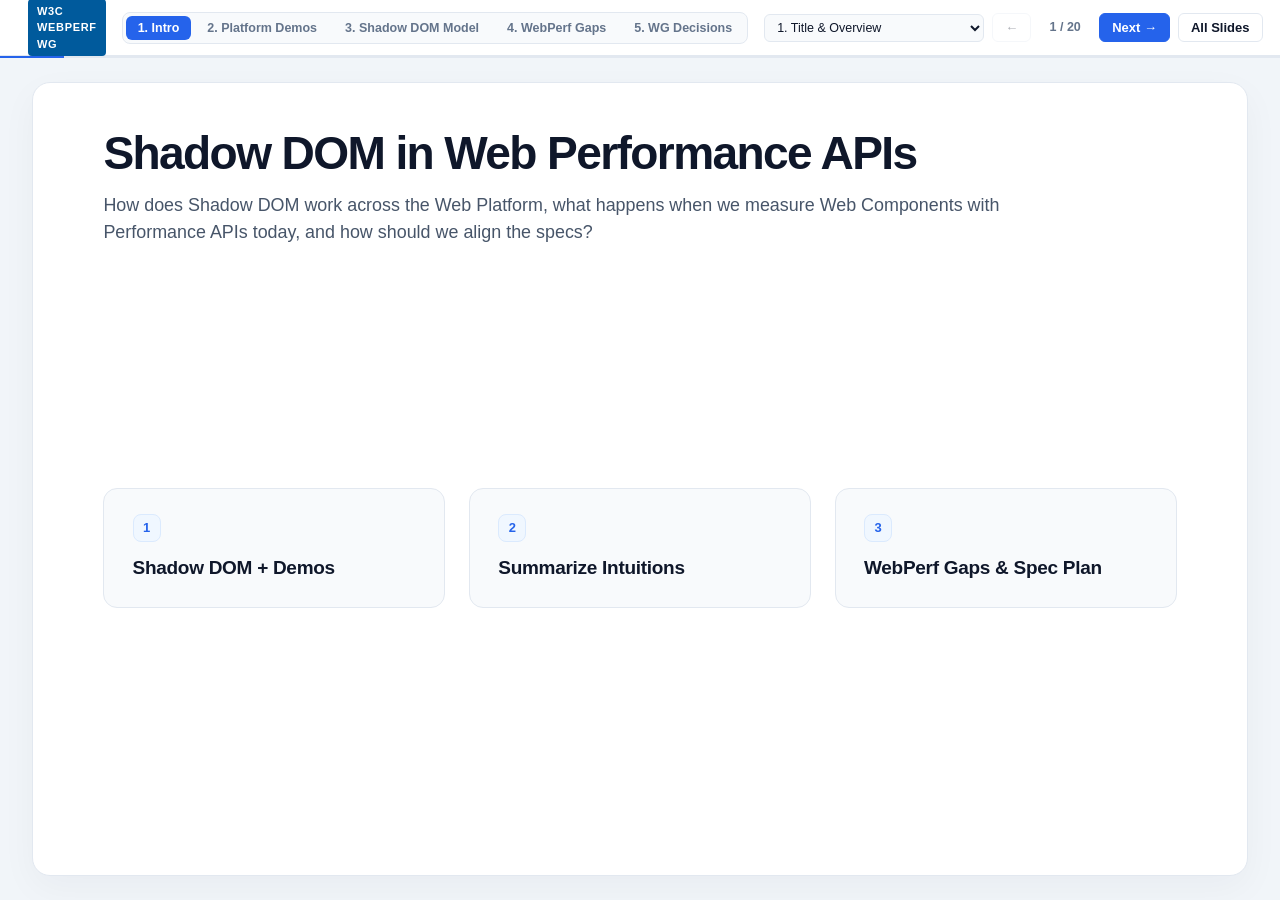
<file: index.html>
<!DOCTYPE html>
<html lang="en">
<head>
  <meta charset="utf-8">
  <meta name="viewport" content="width=device-width, initial-scale=1">
  <title>Shadow DOM in Web Performance APIs — W3C WebPerf WG</title>
  <meta name="description" content="W3C Web Performance Working Group presentation: Shadow DOM concepts, core Web Platform observability demos, and aligning Web Performance specifications.">
  <link rel="stylesheet" href="styles.css">
</head>
<body>
  <header class="deck-header">
    <div class="brand-group">
      <span class="w3c-tag">W3C WebPerf WG</span>
    </div>

    <nav class="story-stepper" aria-label="Presentation sections">
      <button class="step-pill active" type="button" data-part="0" onclick="jumpToPart('0')">1. Intro</button>
      <button class="step-pill" type="button" data-part="1" onclick="jumpToPart('1')">2. Platform Demos</button>
      <button class="step-pill" type="button" data-part="2" onclick="jumpToPart('2')">3. Shadow DOM Model</button>
      <button class="step-pill" type="button" data-part="3" onclick="jumpToPart('3')">4. WebPerf Gaps</button>
      <button class="step-pill" type="button" data-part="4" onclick="jumpToPart('4')">5. WG Decisions</button>
    </nav>

    <div class="deck-controls">
      <select id="slide-jump-select" class="slide-select" aria-label="Jump to slide">
        <optgroup label="1. Intro">
          <option value="0">1. Title &amp; Overview</option>
        </optgroup>
        <optgroup label="2. Platform Demos (No Perf APIs)">
          <option value="1">2. Concept: What Is Shadow DOM? (querySelector)</option>
          <option value="2">3. Diagram: The DOM "Tree of Trees"</option>
          <option value="3">4. ▶ Live Demo 1: querySelectorAll() Guard</option>
          <option value="4">5. Concept: DOM Events &amp; Retargeting</option>
          <option value="5">6. ▶ Live Demo 2: DOM Events &amp; Retargeting</option>
          <option value="6">7. Concept: Subresource Load, onload &amp; Hit-Testing</option>
          <option value="7">8. ▶ Live Demo 3: Subresource Load &amp; window.onload</option>
        </optgroup>
        <optgroup label="3. Shadow DOM Model">
          <option value="8">9. Diagram: DOM Tree vs. Flattened Tree</option>
          <option value="9">10. Summary: What Shadow DOM Encapsulates—And Why</option>
          <option value="10">11. Summary: open vs. closed vs. UA</option>
        </optgroup>
        <optgroup label="4. WebPerf Gaps">
          <option value="11">12. What Breaks Today in WebPerf?</option>
          <option value="12">13. Two Audiences for Web Components</option>
          <option value="13">14. Current WebPerf Spec Scorecard</option>
        </optgroup>
        <optgroup label="5. WG Decisions">
          <option value="14">15. Default: Component User View</option>
          <option value="15">16. Opt-In: Component Author View</option>
          <option value="16">17. 4 Decisions for WebPerf WG</option>
        </optgroup>
        <optgroup label="6. Appendix">
          <option value="17">18. Appendix: Event Timing vs. CLS</option>
          <option value="18">19. Appendix: The LCP #152 Bug</option>
          <option value="19">20. Appendix: Engine &amp; WPT Plan</option>
        </optgroup>
      </select>

      <button id="prev-slide-btn" class="nav-btn" type="button">←</button>
      <span id="slide-counter-label" class="slide-counter">1 / 20</span>
      <button id="next-slide-btn" class="nav-btn primary" type="button">Next →</button>
      <button id="toggle-mode-btn" class="nav-btn" type="button">All Slides</button>
    </div>
  </header>

  <div class="progress-bar-track">
    <div id="progress-bar-fill" class="progress-bar-fill"></div>
  </div>

  <main class="deck-main">

    <!-- =========================================================
         PART 1: INTRO
         ========================================================= -->

    <!-- SLIDE 1: Title & Overview -->
    <section class="slide active" data-slide-index="0" data-part="0">
      <div class="slide-body">
        <h1>Shadow DOM in Web Performance APIs</h1>
        <p class="slide-lead">
          How does Shadow DOM work across the Web Platform, what happens when we measure Web Components with Performance APIs today, and how should we align the specs?
        </p>

        <div class="grid-3">
          <div class="card">
            <span class="card-num">1</span>
            <h3>Shadow DOM + Demos</h3>
          </div>

          <div class="card">
            <span class="card-num">2</span>
            <h3>Summarize Intuitions</h3>
          </div>

          <div class="card">
            <span class="card-num">3</span>
            <h3>WebPerf Gaps &amp; Spec Plan</h3>
          </div>
        </div>
      </div>
    </section>

    <!-- =========================================================
         PART 2: WEB PLATFORM PROOF (NO PERFORMANCE APIS)
         ========================================================= -->

    <!-- SLIDE 2: Platform Demo 1 Concept (What Is Shadow DOM? & querySelector Guard) -->
    <section class="slide" data-slide-index="1" data-part="1">
      <div class="slide-body">
        <h2>What Is Shadow DOM?</h2>
        <p class="slide-lead">
          A private DOM subtree attached to a <strong>Shadow Host</strong> so page styles and scripts don't collide with component internals.
        </p>

        <div class="grid-3">
          <div class="card">
            <span class="card-num">1</span>
            <h3>Hosts Live in Light DOM</h3>
            <p>
              Every custom element <strong>Host</strong> is in the outer <code>document</code> (regardless of <code>open</code> or <code>closed</code> mode).
            </p>
            <div class="formula-pill">document.querySelectorAll('...-card')</div>
          </div>

          <div class="card">
            <span class="card-num">2</span>
            <h3>Queries Stop at Boundary</h3>
            <p>
              <code>document.querySelectorAll()</code> does not reach inside Shadow Roots by default.
            </p>
            <div class="formula-pill">document.querySelectorAll('button')</div>
          </div>

          <div class="card">
            <span class="card-num">3</span>
            <h3>Reaching In: <code>open</code> Only</h3>
            <p>
              <code>host.shadowRoot</code> reaches inside <code>open</code> roots, while returning <code>null</code> for <code>closed</code>.
            </p>
            <div class="formula-pill">host.shadowRoot?.querySelectorAll(...)</div>
          </div>
        </div>
      </div>
    </section>

    <!-- SLIDE 3: Diagram (DOM "Tree of Trees" Only) -->
    <section class="slide" data-slide-index="2" data-part="1">
      <div class="slide-body">
        <h2>The DOM "Tree of Trees" (<a href="https://developer.mozilla.org/en-US/docs/Web/API/Web_components/Using_shadow_DOM" target="_blank">MDN</a>)</h2>
        <p class="slide-lead">
          To DOM traversal APIs (<code>querySelector</code>, <code>getElementById</code>, <code>parentNode</code>), the <strong>Shadow Tree</strong> is a separate DOM tree separated from the <strong>Document Tree</strong> by the <strong>Shadow Boundary</strong>:
        </p>

        <div class="card" style="padding: 18px 22px; display: flex; justify-content: center; overflow-x: auto;">
          <svg viewBox="0 0 485 390" style="width: 100%; max-width: 560px; max-height: 52vh; height: auto; display: block; font-family: 'Inter', -apple-system, BlinkMacSystemFont, sans-serif;" role="img" aria-label="Diagram of the DOM Tree of Trees separated by the Shadow Boundary">
            <defs>
              <marker id="arrow-indigo-initial" viewBox="0 0 10 10" refX="8" refY="5" markerWidth="6" markerHeight="6" orient="auto-start-reverse">
                <path d="M 0 1 L 8 5 L 0 9 z" fill="#4f46e5"/>
              </marker>
            </defs>

            <rect x="10" y="10" width="465" height="370" rx="14" fill="#f8fafc" stroke="#cbd5e1" stroke-width="1.5"/>
            <text x="28" y="36" font-size="13" font-weight="800" fill="#0f172a" letter-spacing="0.03em">DOM REALM — "TREE OF TREES"</text>
            <text x="28" y="54" font-size="11.5" fill="#64748b">DOM traversal (querySelector, parentNode) stops at the Shadow Boundary</text>

            <!-- Document Tree sub-box -->
            <rect x="24" y="68" width="200" height="258" rx="10" fill="#ffffff" stroke="#cbd5e1" stroke-width="1.25"/>
            <text x="36" y="88" font-size="11" font-weight="700" fill="#475569">Document Tree</text>

            <!-- Edges in Document Tree -->
            <line x1="124" y1="128" x2="76" y2="176" stroke="#94a3b8" stroke-width="2"/>
            <line x1="124" y1="128" x2="172" y2="176" stroke="#94a3b8" stroke-width="2"/>
            <line x1="76" y1="208" x2="76" y2="254" stroke="#94a3b8" stroke-width="2"/>

            <!-- document node -->
            <rect x="78" y="98" width="92" height="32" rx="16" fill="#1e40af" stroke="#1e3a8a" stroke-width="1.5"/>
            <text x="124" y="118" text-anchor="middle" font-size="12" font-weight="700" fill="#ffffff">document</text>

            <!-- light DOM child 1 -->
            <rect x="36" y="176" width="80" height="32" rx="16" fill="#d1fae5" stroke="#10b981" stroke-width="1.5"/>
            <text x="76" y="196" text-anchor="middle" font-size="11.5" font-weight="700" fill="#065f46">&lt;header&gt;</text>

            <!-- light DOM grandchild -->
            <rect x="36" y="254" width="80" height="32" rx="16" fill="#d1fae5" stroke="#10b981" stroke-width="1.5"/>
            <text x="76" y="274" text-anchor="middle" font-size="11.5" font-weight="700" fill="#065f46">&lt;h1&gt;</text>

            <!-- shadow host node -->
            <rect x="128" y="172" width="88" height="40" rx="20" fill="#10b981" stroke="#047857" stroke-width="2"/>
            <text x="172" y="189" text-anchor="middle" font-size="11" font-weight="800" fill="#ffffff">shadow</text>
            <text x="172" y="203" text-anchor="middle" font-size="11" font-weight="800" fill="#ffffff">host</text>

            <!-- SHADOW BOUNDARY (Vertical Dashed Line) -->
            <line x1="242" y1="68" x2="242" y2="326" stroke="#4f46e5" stroke-width="2" stroke-dasharray="5,5"/>
            <rect x="193" y="302" width="98" height="20" rx="5" fill="#eef2ff" stroke="#c7d2fe" stroke-width="1"/>
            <text x="242" y="315" text-anchor="middle" font-size="10" font-weight="800" fill="#4338ca">Shadow Boundary</text>

            <!-- Shadow Tree sub-box -->
            <rect x="260" y="112" width="200" height="214" rx="10" fill="#f5f3ff" stroke="#c4b5fd" stroke-width="1.25"/>
            <text x="272" y="132" font-size="11" font-weight="700" fill="#5b21b6">Shadow Tree</text>

            <!-- Host -> Shadow Root capability pointer -->
            <path d="M 216 192 L 308 168" fill="none" stroke="#4f46e5" stroke-width="2" stroke-dasharray="4,3" marker-end="url(#arrow-indigo-initial)"/>

            <!-- Edges in Shadow Tree -->
            <line x1="360" y1="180" x2="314" y2="222" stroke="#a78bfa" stroke-width="2"/>
            <line x1="360" y1="180" x2="406" y2="222" stroke="#a78bfa" stroke-width="2"/>
            <line x1="406" y1="254" x2="406" y2="282" stroke="#a78bfa" stroke-width="2"/>

            <!-- shadow root node -->
            <rect x="310" y="144" width="100" height="36" rx="18" fill="#4338ca" stroke="#312e81" stroke-width="1.5"/>
            <text x="360" y="160" text-anchor="middle" font-size="11" font-weight="700" fill="#ffffff">shadow</text>
            <text x="360" y="173" text-anchor="middle" font-size="11" font-weight="700" fill="#ffffff">root</text>

            <!-- shadow child 1 -->
            <rect x="274" y="222" width="80" height="32" rx="16" fill="#fce7f3" stroke="#ec4899" stroke-width="1.5"/>
            <text x="314" y="242" text-anchor="middle" font-size="11" font-weight="700" fill="#9d174d">&lt;div.card&gt;</text>

            <!-- shadow child 2 -->
            <rect x="366" y="222" width="80" height="32" rx="16" fill="#fce7f3" stroke="#ec4899" stroke-width="1.5"/>
            <text x="406" y="242" text-anchor="middle" font-size="11" font-weight="700" fill="#9d174d">&lt;p&gt;</text>

            <!-- shadow grandchild -->
            <rect x="366" y="280" width="80" height="32" rx="16" fill="#fce7f3" stroke="#ec4899" stroke-width="1.5"/>
            <text x="406" y="300" text-anchor="middle" font-size="11" font-weight="700" fill="#9d174d">&lt;img&gt;</text>

            <!-- Bottom caption pill Left -->
            <rect x="24" y="338" width="436" height="28" rx="6" fill="#f1f5f9" stroke="#cbd5e1" stroke-width="1"/>
            <text x="242" y="356" text-anchor="middle" font-size="11" font-weight="600" fill="#334155" font-family="'JetBrains Mono', monospace">shadowRoot.parentNode === null · doc.querySelector('img') === null</text>
          </svg>
        </div>
      </div>
    </section>

    <!-- SLIDE 4: Inline Live Demo 1 (querySelector Guard) -->
    <section class="slide" data-slide-index="2" data-part="1">
      <div class="slide-body">
        <div class="demo-slide-header">
          <div>
            <h2>Live Demo: Shadow DOM &amp; <code>querySelectorAll()</code></h2>
          </div>
          <div class="demo-slide-actions">
            <button class="nav-btn" type="button" onclick="reloadDemoFrame(this)">↻ Reload Demo</button>
            <a class="nav-btn" href="demos/demo-0-queryselector.html" target="_blank">Open in New Tab ↗</a>
          </div>
        </div>
        <div class="demo-embed-wrap">
          <iframe class="demo-embed-frame" data-src="demos/demo-0-queryselector.html" title="Demo 1: Shadow DOM and querySelectorAll"></iframe>
        </div>
      </div>
    </section>

    <!-- SLIDE 4: Platform Demo 2 Concept (DOM Events & Retargeting) -->
    <section class="slide" data-slide-index="3" data-part="1">
      <div class="slide-body">
        <h2>DOM Events Bubble Out—and Retarget to the Shadow Host</h2>
        <p class="slide-lead">
          When a user clicks inside an <code>open</code> or <code>closed</code> Shadow Root, the outer page receives the event—with <code>event.target</code> rewritten via <a href="https://dom.spec.whatwg.org/#retarget" target="_blank">WHATWG DOM <code>retarget()</code></a>:
        </p>

        <div class="grid-3">
          <div class="card">
            <span class="card-num">1</span>
            <h3>Composed Clicks Exit</h3>
            <p>
              UI events (<code>click</code>, <code>pointerdown</code>, <code>keydown</code>) have <code>composed: true</code> and bubble out to <code>window</code> across both <code>open</code> and <code>closed</code> shadow roots.
            </p>
            <div class="formula-pill">window.addEventListener('click') fires</div>
          </div>

          <div class="card">
            <span class="card-num">2</span>
            <h3><code>event.target</code> Retargets</h3>
            <p>
              An inner click on <code>&lt;button#save-btn&gt;</code> is automatically rewritten at the shadow boundary to the outermost light-DOM <strong>Shadow Host</strong>.
            </p>
            <div class="formula-pill">event.target → &lt;closed-demo-card&gt;</div>
          </div>

          <div class="card">
            <span class="card-num">3</span>
            <h3><code>composedPath()[0]</code> Checks Mode</h3>
            <p>
              <code>event.composedPath()[0]</code> pierces <code>open</code> shadow roots (<code>&lt;button#save-btn&gt;</code>), while stopping at the host for <code>closed</code> shadow roots.
            </p>
            <div class="formula-pill">open: inner button · closed: host</div>
          </div>
        </div>
      </div>
    </section>

    <!-- SLIDE 5: Inline Live Demo 2 (DOM Events & Retargeting) -->
    <section class="slide" data-slide-index="4" data-part="1">
      <div class="slide-body">
        <div class="demo-slide-header">
          <div>
            <h2>Live Demo: DOM Events, <code>event.target</code> &amp; <code>composedPath()</code></h2>
          </div>
          <div class="demo-slide-actions">
            <button class="nav-btn" type="button" onclick="reloadDemoFrame(this)">↻ Reload Demo</button>
            <a class="nav-btn" href="demos/demo-1-events.html?mode=platform" target="_blank">Open in New Tab ↗</a>
          </div>
        </div>
        <div class="demo-embed-wrap">
          <iframe class="demo-embed-frame" data-src="demos/demo-1-events.html?mode=platform" title="Demo 2: DOM Events and Retargeting"></iframe>
        </div>
      </div>
    </section>

    <!-- SLIDE 6: Platform Demo 3 Concept (Subresource Load, window.onload & elementFromPoint) -->
    <section class="slide" data-slide-index="5" data-part="1">
      <div class="slide-body">
        <h2>Slow Subresources Inside Shadow DOM Delay <code>window.onload</code></h2>
        <p class="slide-lead">
          Even when an <code>&lt;img&gt;</code> is encapsulated inside an <code>open</code> or <code>closed</code> Shadow Root, its network loading and rendered geometry participate in the outer document:
        </p>

        <div class="grid-3">
          <div class="card">
            <span class="card-num">1</span>
            <h3><code>DOMContentLoaded</code> Fires Early</h3>
            <p>
              The outer HTML parser finishes immediately (`~15ms`), while slow-loading <code>&lt;img&gt;</code> elements inside the <code>open</code> and <code>closed</code> Shadow Roots continue fetching.
            </p>
            <div class="formula-pill">document.readyState === "interactive"</div>
          </div>

          <div class="card">
            <span class="card-num">2</span>
            <h3>Delays Outer <code>window.onload</code></h3>
            <p>
              Per <a href="https://html.spec.whatwg.org/multipage/images.html#delay-the-load-event" target="_blank">WHATWG HTML</a>, both <code>open</code> (`1.2s`) and <code>closed</code> (`2.4s`) shadow images delay the outer document's <code>window.onload</code> until the slowest one completes.
            </p>
            <div class="formula-pill">window.onload waits for closed shadow &lt;img&gt;</div>
          </div>

          <div class="card">
            <span class="card-num">3</span>
            <h3><code>elementFromPoint(x, y)</code> Retargets</h3>
            <p>
              Hit-testing the screen coordinates of the rendered shadow <code>&lt;img&gt;</code> via <code>document.elementFromPoint(x, y)</code> returns the <strong>Shadow Host</strong>—never the inner <code>&lt;img&gt;</code>!
            </p>
            <div class="formula-pill">elementFromPoint(x, y) → &lt;closed-load-card&gt;</div>
          </div>
        </div>
      </div>
    </section>

    <!-- SLIDE 7: Inline Live Demo 3 (Subresource Load & window.onload) -->
    <section class="slide" data-slide-index="6" data-part="1">
      <div class="slide-body">
        <div class="demo-slide-header">
          <div>
            <h2>Live Demo: Slow Shadow DOM Subresources &amp; <code>window.onload</code></h2>
          </div>
          <div class="demo-slide-actions">
            <button class="nav-btn" type="button" onclick="reloadDemoFrame(this)">↻ Replay Load</button>
            <a class="nav-btn" href="demos/demo-4-paint-visibility.html?mode=platform" target="_blank">Open in New Tab ↗</a>
          </div>
        </div>
        <div class="demo-embed-wrap">
          <iframe class="demo-embed-frame" data-src="demos/demo-4-paint-visibility.html?mode=platform" data-reload-on-enter="true" title="Demo 3: Subresource Load and window.onload"></iframe>
        </div>
      </div>
    </section>

    <!-- =========================================================
         PART 3: SHADOW DOM MODEL
         ========================================================= -->

    <!-- SLIDE 6: Visual Architecture Diagram (Modern MDN shadowdom.svg) -->
    <section class="slide" data-slide-index="5" data-part="2">
      <div class="slide-body">
        <h2>The "Tree of Trees" vs. The "Flattened Tree"</h2>
        <p class="slide-lead">
          DOM APIs see separate trees divided by the <strong>Shadow Boundary</strong>, while layout, paint, and input operate on the unified <strong>Flattened Tree</strong> (<a href="https://developer.mozilla.org/en-US/docs/Web/API/Web_components/Using_shadow_DOM" target="_blank">MDN</a> · <a href="https://drafts.csswg.org/css-scoping/#flat-tree" target="_blank">CSS Scoping §3.1</a>).
        </p>

        <div class="card" style="padding: 18px 22px; overflow-x: auto;">
          <svg viewBox="0 0 980 390" style="width: 100%; min-width: 680px; max-height: 52vh; height: auto; display: block; font-family: 'Inter', -apple-system, BlinkMacSystemFont, sans-serif;" role="img" aria-label="Diagram comparing the DOM Tree of Trees on the left with the Flattened Tree for rendering on the right">
            <defs>
              <marker id="arrow-slate" viewBox="0 0 10 10" refX="8" refY="5" markerWidth="6" markerHeight="6" orient="auto-start-reverse">
                <path d="M 0 1 L 8 5 L 0 9 z" fill="#64748b"/>
              </marker>
              <marker id="arrow-indigo" viewBox="0 0 10 10" refX="8" refY="5" markerWidth="6" markerHeight="6" orient="auto-start-reverse">
                <path d="M 0 1 L 8 5 L 0 9 z" fill="#4f46e5"/>
              </marker>
              <marker id="arrow-emerald" viewBox="0 0 10 10" refX="8" refY="5" markerWidth="6" markerHeight="6" orient="auto-start-reverse">
                <path d="M 0 1 L 8 5 L 0 9 z" fill="#059669"/>
              </marker>
            </defs>

            <!-- =====================================================
                 LEFT SIDE: DOM REALM ("TREE OF TREES")
                 ===================================================== -->
            <rect x="10" y="10" width="465" height="370" rx="14" fill="#f8fafc" stroke="#cbd5e1" stroke-width="1.5"/>
            <text x="28" y="36" font-size="13" font-weight="800" fill="#0f172a" letter-spacing="0.03em">1. DOM REALM — "TREE OF TREES"</text>
            <text x="28" y="54" font-size="11.5" fill="#64748b">DOM traversal (querySelector, parentNode) stops at the Shadow Boundary</text>

            <!-- Document Tree sub-box -->
            <rect x="24" y="68" width="200" height="258" rx="10" fill="#ffffff" stroke="#cbd5e1" stroke-width="1.25"/>
            <text x="36" y="88" font-size="11" font-weight="700" fill="#475569">Document Tree</text>

            <!-- Edges in Document Tree -->
            <line x1="124" y1="128" x2="76" y2="176" stroke="#94a3b8" stroke-width="2"/>
            <line x1="124" y1="128" x2="172" y2="176" stroke="#94a3b8" stroke-width="2"/>
            <line x1="76" y1="208" x2="76" y2="254" stroke="#94a3b8" stroke-width="2"/>

            <!-- document node -->
            <rect x="78" y="98" width="92" height="32" rx="16" fill="#1e40af" stroke="#1e3a8a" stroke-width="1.5"/>
            <text x="124" y="118" text-anchor="middle" font-size="12" font-weight="700" fill="#ffffff">document</text>

            <!-- light DOM child 1 -->
            <rect x="36" y="176" width="80" height="32" rx="16" fill="#d1fae5" stroke="#10b981" stroke-width="1.5"/>
            <text x="76" y="196" text-anchor="middle" font-size="11.5" font-weight="700" fill="#065f46">&lt;header&gt;</text>

            <!-- light DOM grandchild -->
            <rect x="36" y="254" width="80" height="32" rx="16" fill="#d1fae5" stroke="#10b981" stroke-width="1.5"/>
            <text x="76" y="274" text-anchor="middle" font-size="11.5" font-weight="700" fill="#065f46">&lt;h1&gt;</text>

            <!-- shadow host node -->
            <rect x="128" y="172" width="88" height="40" rx="20" fill="#10b981" stroke="#047857" stroke-width="2"/>
            <text x="172" y="189" text-anchor="middle" font-size="11" font-weight="800" fill="#ffffff">shadow</text>
            <text x="172" y="203" text-anchor="middle" font-size="11" font-weight="800" fill="#ffffff">host</text>

            <!-- SHADOW BOUNDARY (Vertical Dashed Line) -->
            <line x1="242" y1="68" x2="242" y2="326" stroke="#4f46e5" stroke-width="2" stroke-dasharray="5,5"/>
            <rect x="193" y="302" width="98" height="20" rx="5" fill="#eef2ff" stroke="#c7d2fe" stroke-width="1"/>
            <text x="242" y="315" text-anchor="middle" font-size="10" font-weight="800" fill="#4338ca">Shadow Boundary</text>

            <!-- Shadow Tree sub-box -->
            <rect x="260" y="112" width="200" height="214" rx="10" fill="#f5f3ff" stroke="#c4b5fd" stroke-width="1.25"/>
            <text x="272" y="132" font-size="11" font-weight="700" fill="#5b21b6">Shadow Tree</text>

            <!-- Host -> Shadow Root capability pointer -->
            <path d="M 216 192 L 308 168" fill="none" stroke="#4f46e5" stroke-width="2" stroke-dasharray="4,3" marker-end="url(#arrow-indigo)"/>

            <!-- Edges in Shadow Tree -->
            <line x1="360" y1="180" x2="314" y2="222" stroke="#a78bfa" stroke-width="2"/>
            <line x1="360" y1="180" x2="406" y2="222" stroke="#a78bfa" stroke-width="2"/>
            <line x1="406" y1="254" x2="406" y2="282" stroke="#a78bfa" stroke-width="2"/>

            <!-- shadow root node -->
            <rect x="310" y="144" width="100" height="36" rx="18" fill="#4338ca" stroke="#312e81" stroke-width="1.5"/>
            <text x="360" y="160" text-anchor="middle" font-size="11" font-weight="700" fill="#ffffff">shadow</text>
            <text x="360" y="173" text-anchor="middle" font-size="11" font-weight="700" fill="#ffffff">root</text>

            <!-- shadow child 1 -->
            <rect x="274" y="222" width="80" height="32" rx="16" fill="#fce7f3" stroke="#ec4899" stroke-width="1.5"/>
            <text x="314" y="242" text-anchor="middle" font-size="11" font-weight="700" fill="#9d174d">&lt;div.card&gt;</text>

            <!-- shadow child 2 -->
            <rect x="366" y="222" width="80" height="32" rx="16" fill="#fce7f3" stroke="#ec4899" stroke-width="1.5"/>
            <text x="406" y="242" text-anchor="middle" font-size="11" font-weight="700" fill="#9d174d">&lt;p&gt;</text>

            <!-- shadow grandchild -->
            <rect x="366" y="280" width="80" height="32" rx="16" fill="#fce7f3" stroke="#ec4899" stroke-width="1.5"/>
            <text x="406" y="300" text-anchor="middle" font-size="11" font-weight="700" fill="#9d174d">&lt;img&gt;</text>

            <!-- Bottom caption pill Left -->
            <rect x="24" y="338" width="436" height="28" rx="6" fill="#f1f5f9" stroke="#cbd5e1" stroke-width="1"/>
            <text x="242" y="356" text-anchor="middle" font-size="11" font-weight="600" fill="#334155" font-family="'JetBrains Mono', monospace">shadowRoot.parentNode === null · doc.querySelector('img') === null</text>

            <!-- =====================================================
                 CENTER BRIDGE: FLATTEN & RETARGET
                 ===================================================== -->
            <rect x="485" y="148" width="80" height="52" rx="8" fill="#eef2ff" stroke="#c7d2fe" stroke-width="1.25"/>
            <text x="525" y="168" text-anchor="middle" font-size="10.5" font-weight="800" fill="#3730a3">Flatten</text>
            <path d="M 497 182 L 551 182" fill="none" stroke="#4f46e5" stroke-width="2.2" marker-end="url(#arrow-indigo)"/>
            <text x="525" y="194" text-anchor="middle" font-size="9" font-weight="600" fill="#4f46e5">CSS §3.1</text>

            <!-- =====================================================
                 RIGHT SIDE: RENDERING REALM ("FLATTENED TREE")
                 ===================================================== -->
            <rect x="575" y="10" width="395" height="370" rx="14" fill="#f0fdf4" stroke="#86efac" stroke-width="1.5"/>
            <text x="593" y="36" font-size="13" font-weight="800" fill="#064e3b" letter-spacing="0.03em">2. FLATTENED TREE (FOR RENDERING)</text>
            <text x="593" y="54" font-size="11.5" fill="#047857">Layout, Paint, Hit-Testing &amp; WebPerf run on this single unified tree</text>

            <!-- Unified Flat Tree box -->
            <rect x="591" y="68" width="363" height="258" rx="10" fill="#ffffff" stroke="#bbf7d0" stroke-width="1.25"/>

            <!-- Edges in Flattened Tree -->
            <line x1="728" y1="126" x2="652" y2="172" stroke="#94a3b8" stroke-width="2"/>
            <line x1="728" y1="126" x2="804" y2="172" stroke="#94a3b8" stroke-width="2"/>
            <line x1="652" y1="204" x2="652" y2="250" stroke="#94a3b8" stroke-width="2"/>

            <!-- Grafted Shadow Tree edges directly under shadow host! -->
            <line x1="804" y1="208" x2="754" y2="236" stroke="#ec4899" stroke-width="2"/>
            <line x1="804" y1="208" x2="854" y2="236" stroke="#ec4899" stroke-width="2"/>
            <line x1="854" y1="266" x2="854" y2="284" stroke="#ec4899" stroke-width="2"/>

            <!-- document node -->
            <rect x="682" y="94" width="92" height="32" rx="16" fill="#1e40af" stroke="#1e3a8a" stroke-width="1.5"/>
            <text x="728" y="114" text-anchor="middle" font-size="12" font-weight="700" fill="#ffffff">document</text>

            <!-- light DOM child 1 -->
            <rect x="612" y="172" width="80" height="32" rx="16" fill="#d1fae5" stroke="#10b981" stroke-width="1.5"/>
            <text x="652" y="192" text-anchor="middle" font-size="11.5" font-weight="700" fill="#065f46">&lt;header&gt;</text>

            <!-- light DOM grandchild -->
            <rect x="612" y="250" width="80" height="32" rx="16" fill="#d1fae5" stroke="#10b981" stroke-width="1.5"/>
            <text x="652" y="270" text-anchor="middle" font-size="11.5" font-weight="700" fill="#065f46">&lt;h1&gt;</text>

            <!-- shadow host node in flat tree -->
            <rect x="760" y="168" width="88" height="40" rx="20" fill="#10b981" stroke="#047857" stroke-width="2"/>
            <text x="804" y="185" text-anchor="middle" font-size="11" font-weight="800" fill="#ffffff">shadow</text>
            <text x="804" y="199" text-anchor="middle" font-size="11" font-weight="800" fill="#ffffff">host</text>

            <!-- Dashed box showing Grafted Shadow Tree inside Flat Tree -->
            <rect x="704" y="220" width="238" height="100" rx="8" fill="#fdf2f8" fill-opacity="0.55" stroke="#ec4899" stroke-width="1.5" stroke-dasharray="5,4"/>
            <text x="714" y="312" font-size="10" font-weight="700" fill="#9d174d">Shadow Tree (grafted under host)</text>

            <!-- grafted shadow child 1 -->
            <rect x="714" y="234" width="80" height="30" rx="15" fill="#fce7f3" stroke="#ec4899" stroke-width="1.5"/>
            <text x="754" y="253" text-anchor="middle" font-size="11" font-weight="700" fill="#9d174d">&lt;div.card&gt;</text>

            <!-- grafted shadow child 2 -->
            <rect x="814" y="234" width="80" height="30" rx="15" fill="#fce7f3" stroke="#ec4899" stroke-width="1.5"/>
            <text x="854" y="253" text-anchor="middle" font-size="11" font-weight="700" fill="#9d174d">&lt;p&gt;</text>

            <!-- grafted shadow grandchild -->
            <rect x="814" y="282" width="80" height="30" rx="15" fill="#fce7f3" stroke="#ec4899" stroke-width="1.5"/>
            <text x="854" y="301" text-anchor="middle" font-size="11" font-weight="700" fill="#9d174d">&lt;img&gt;</text>

            <!-- Retarget curve from inner <img> up to shadow host -->
            <path d="M 896 297 C 942 285, 942 195, 852 186" fill="none" stroke="#059669" stroke-width="2.2" stroke-dasharray="4,3" marker-end="url(#arrow-emerald)"/>
            <rect x="875" y="142" width="72" height="20" rx="5" fill="#ecfdf5" stroke="#6ee7b7" stroke-width="1"/>
            <text x="911" y="155" text-anchor="middle" font-size="9.5" font-weight="800" fill="#065f46" font-family="'JetBrains Mono', monospace">retarget()</text>

            <!-- Bottom caption pill Right -->
            <rect x="591" y="338" width="363" height="28" rx="6" fill="#dcfce7" stroke="#86efac" stroke-width="1"/>
            <text x="772" y="356" text-anchor="middle" font-size="11" font-weight="600" fill="#065f46" font-family="'JetBrains Mono', monospace">shadow root disappears · children render under host</text>
          </svg>
        </div>
      </div>
    </section>

    <!-- SLIDE 10: Two Realms & MDN Principle -->
    <section class="slide" data-slide-index="9" data-part="2">
      <div class="slide-body">
        <h2>Summary: What Shadow DOM Encapsulates—And Why</h2>
        <p class="slide-lead">
          Per <a href="https://developer.mozilla.org/en-US/docs/Web/API/Web_components/Using_shadow_DOM" target="_blank">MDN</a>, Shadow DOM exists so <em>"code running in the page cannot accidentally break a custom element by modifying its internal implementation."</em>
        </p>

        <div class="grid-3">
          <div class="card">
            <span class="status-badge status-info" style="align-self:flex-start;">1. Encapsulated DOM Tree</span>
            <h3>No Live Inner <code>Node</code> Leaks</h3>
            <p>
              <code>querySelector</code> and CSS don't cross into a <code>ShadowRoot</code>. Likewise, global APIs must not return live inner <code>Element</code> references (which let page code mutate internals or call <code>el.getRootNode()</code> on a <code>closed</code> root).
            </p>
            <div class="formula-pill">Protect internal DOM from page mutation</div>
          </div>

          <div class="card">
            <span class="status-badge status-pass" style="align-self:flex-start;">2. Shared Flat Tree (<a href="https://drafts.csswg.org/css-scoping/#flat-tree" target="_blank">CSS §3.1</a>)</span>
            <h3>Rendering Is Never Hidden</h3>
            <p>
              Layout, geometry, paint, and hit-testing all operate on the single document-wide <strong>flat tree</strong>. Measuring <em>when</em> or <em>how much</em> pixels painted cannot break a component's implementation.
            </p>
            <div class="formula-pill">Layout, paint &amp; input are page-wide</div>
          </div>

          <div class="card">
            <span class="status-badge status-pass" style="align-self:flex-start;">3. The Safe Boundary</span>
            <h3>Retarget to the Shadow Host</h3>
            <p>
              When the platform reports a flat-tree event or paint to the page, it retargets attribution to <code>&lt;my-component&gt;</code>—a light-DOM element the page <em>already</em> owns.
            </p>
            <div class="formula-pill">innerNode → retarget() → &lt;my-component&gt;</div>
          </div>
        </div>
      </div>
    </section>

    <!-- SLIDE 11: Three Modes (open, closed, UA) -->
    <section class="slide" data-slide-index="10" data-part="2">
      <div class="slide-body">
        <h2>Summary: <code>open</code> and <code>closed</code> Behave Identically by Default</h2>
        <p class="slide-lead">
          Across WHATWG DOM and HTML, <code>mode</code> is only checked in <strong>4 legacy APIs from 2015</strong>. All modern APIs treat <code>open</code> and <code>closed</code> the same.
        </p>

        <div class="grid-3">
          <div class="card">
            <span class="card-num">1</span>
            <h3>Author <code>open</code> &amp; <code>closed</code></h3>
            <p>
              Both encapsulate their inner DOM tree by default. The only difference is whether <code>host.shadowRoot</code> hands out a capability reference.
            </p>
            <div class="formula-pill">Default rule: open == closed</div>
          </div>

          <div class="card">
            <span class="card-num">2</span>
            <h3>The Only 4 Exceptions (2015)</h3>
            <p>
              1. <code>host.shadowRoot</code><br>
              2. <code>node.assignedSlot</code><br>
              3. <code>slot.assignedNodes({flatten:true})</code><br>
              4. <code>event.composedPath()</code>
            </p>
            <div class="formula-pill">No newer spec checks mode == "open"</div>
          </div>

          <div class="card">
            <span class="card-num">3</span>
            <h3>User-Agent (<code>UA</code>) Shadow Roots</h3>
            <p>
              Internal browser implementation of native controls (<code>&lt;video controls&gt;</code>, <code>&lt;input type="range"&gt;</code>). Not author DOM.
            </p>
            <div class="formula-pill">Exclude UA internals from WebPerf</div>
          </div>
        </div>
      </div>
    </section>

    <!-- =========================================================
         PART 4: WEBPERF GAPS & DEMOS
         ========================================================= -->

    <!-- SLIDE 9: What Breaks Today When a Site Uses Shadow DOM? -->
    <section class="slide" data-slide-index="8" data-part="3">
      <div class="slide-body">
        <h2>What Breaks Today When a Site Uses Shadow DOM?</h2>
        <p class="slide-lead">
          Unlike DOM Events and Hit-Testing, Web Performance APIs currently handle Shadow DOM inconsistently across three areas:
        </p>

        <div class="grid-3">
          <div class="card">
            <span class="status-badge status-fail" style="align-self:flex-start;">LCP (&amp; CLS)</span>
            <h3>Missing or <code>null</code> Attribution</h3>
            <p>
              <strong>Safari</strong> ignores Shadow DOM in LCP entirely (<a href="https://commits.webkit.org/310655@main" target="_blank">310655@main</a>). <strong>Chrome &amp; Firefox</strong> measure it, but strip <code>entry.element</code> and <code>entry.id</code> to <code>null</code> / <code>""</code> instead of retargeting to the Shadow Host (<a href="https://github.com/w3c/largest-contentful-paint/issues/152" target="_blank">LCP #152</a>).
            </p>
            <div class="formula-pill">Note: CLS has the same issue (sources[i].node → null)</div>
          </div>

          <div class="card">
            <span class="status-badge status-warn" style="align-self:flex-start;">Event Timing &amp; LoAF</span>
            <h3>Mostly Retargeted, With Edge Cases</h3>
            <p>
              Event Timing retargets <code>entry.target</code> to the Shadow Host by spec (though Chrome doesn't do this 100% correctly in all cases yet, <a href="https://crbug.com/1367329" target="_blank">crbug/1367329</a>). Whether string attribution (<code>targetSelector</code> <a href="https://github.com/w3c/event-timing/issues/126" target="_blank">#126</a> &amp; LoAF <code>invoker</code>) should expose inner selectors (like <code>composedPath()</code>) is an open WG question.
            </p>
            <div class="formula-pill">Host retargeted · Chrome edge-case bug · selector/invoker strings</div>
          </div>

          <div class="card">
            <span class="status-badge status-fail" style="align-self:flex-start;">Element &amp; Container Timing</span>
            <h3>Completely Unsupported</h3>
            <p>
              <code>elementtiming</code> (<a href="https://github.com/w3c/element-timing/issues/3" target="_blank">#3</a>) and <code>containertiming</code> (<a href="https://github.com/w3c/container-timing/issues/14" target="_blank">#14</a>) inside Shadow DOM are completely dropped—even for the component's own author.
            </p>
            <div class="formula-pill">Zero entries emitted inside ShadowRoots</div>
          </div>
        </div>
      </div>
    </section>

    <!-- SLIDE 10: Two Audiences & Three Core Principles for WebPerf -->
    <section class="slide" data-slide-index="9" data-part="3">
      <div class="slide-body">
        <h2>Two Audiences for Web Components (<a href="https://github.com/w3c/element-timing/issues/3" target="_blank"><code>element-timing#3</code></a>)</h2>
        <p class="slide-lead">
          Distinguishing <strong>Component Users</strong> from <strong>Component Authors</strong> explains both what is shown by default and what requires opt-in:
        </p>

        <div class="grid-3">
          <div class="card">
            <span class="card-num">1</span>
            <h3>Component Users (Default)</h3>
            <p>
              Page owners want timings for <strong>the component in its entirety</strong> (retargeted to <code>&lt;my-host&gt;</code>), <strong>plus sub-elements they pass via <code>&lt;slot&gt;</code></strong> (which <code>retarget()</code> preserves automatically!).
            </p>
            <div class="formula-pill">Default: Host + Slotted Light DOM</div>
          </div>

          <div class="card">
            <span class="card-num">2</span>
            <h3>Component Authors (Opt-In)</h3>
            <p>
              Widget authors hold the <code>ShadowRoot</code> reference and want <strong>inner node attribution</strong> <em>plus</em> <strong>entries filtered from the main timeline</strong> (e.g., internal <code>elementtiming</code> / <code>containertiming</code> &amp; confined events).
            </p>
            <div class="formula-pill">Opt-in: Inner nodes + filtered entries</div>
          </div>

          <div class="card">
            <span class="card-num">3</span>
            <h3>Browser Internals (<code>UA</code>)</h3>
            <p>
              Neither audience owns internal browser implementation of native controls (<code>&lt;video controls&gt;</code>). Treat <code>open == closed</code>, and exclude <strong>UA</strong> shadow trees.
            </p>
            <div class="formula-pill">open == closed · Exclude UA trees</div>
          </div>
        </div>
      </div>
    </section>

    <!-- SLIDE 9: Current State Scorecard -->
    <section class="slide" data-slide-index="8" data-part="3">
      <div class="slide-body">
        <h2>Scorecard: How Do WebPerf Specs Compare Today?</h2>

        <div class="table-wrap">
          <table class="spec-table">
            <thead>
              <tr>
                <th>WebPerf API</th>
                <th>Measures Shadow DOM?</th>
                <th>Component User View (Default)</th>
                <th>What Needs to Change</th>
              </tr>
            </thead>
            <tbody>
              <tr>
                <td><strong>Resource Timing</strong></td>
                <td><span class="status-badge status-pass">Yes (All Browsers)</span></td>
                <td><span class="status-badge status-pass">Reports <code>name</code> (URL) ✅</span></td>
                <td>None — works today with zero filtering across all browsers (no DOM node exposed).</td>
              </tr>
              <tr>
                <td><strong>Event Timing (INP)</strong></td>
                <td><span class="status-badge status-pass">Yes (All Browsers)</span></td>
                <td><span class="status-badge status-pass">Retargets to Host ✅</span></td>
                <td>Decide whether <code>targetSelector</code> (<a href="https://github.com/w3c/event-timing/issues/126" target="_blank">#126</a>) pierces <code>open</code> roots like <code>composedPath()</code>.</td>
              </tr>
              <tr>
                <td><strong>Layout Instability (CLS)</strong></td>
                <td><span class="status-badge status-pass">Yes (Chromium)</span></td>
                <td><span class="status-badge status-warn"><code>node: null</code> ⚠️</span></td>
                <td>Retarget <code>sources[i].node</code> to the Shadow Host (and keep slotted nodes) instead of <code>null</code>.</td>
              </tr>
              <tr>
                <td><strong>LCP</strong></td>
                <td><span class="status-badge status-pass">Chrome/FF: Yes</span> <span class="status-badge status-fail">Safari: No</span></td>
                <td><span class="status-badge status-fail"><code>element: null</code> ❌</span></td>
                <td>Include shadow trees in spec; retarget <code>element</code> &amp; <code>id</code> to Host; keep <code>url</code> (like Resource Timing); cap inline text.</td>
              </tr>
              <tr>
                <td><strong>Long Animation Frames (LoAF)</strong></td>
                <td><span class="status-badge status-pass">Yes (Frame Timing)</span></td>
                <td><span class="status-badge status-warn">Inner <code>#id</code> string ⚠️</span></td>
                <td>Align with <code>targetSelector</code> (<a href="https://github.com/w3c/event-timing/issues/126" target="_blank">#126</a>): decide if string attribution can expose inner IDs (like <code>composedPath()</code>) or retargets to Host.</td>
              </tr>
              <tr>
                <td><strong>Container &amp; Element Timing</strong></td>
                <td><span class="status-badge status-info">Filtered from Main Timeline</span></td>
                <td><span class="status-badge status-info">Not emitted inside Shadow</span></td>
                <td>Retarget shadow paints to outer container host; let Component Authors opt in to filtered inner entries.</td>
              </tr>
            </tbody>
          </table>
        </div>
      </div>
    </section>

    <!-- =========================================================
         PART 5: WG DECISIONS
         ========================================================= -->

    <!-- SLIDE 15: Core Spec Proposal (Component User Default) -->
    <section class="slide" data-slide-index="14" data-part="4">
      <div class="slide-body">
        <h2>Default View: <code>retarget for performance timing</code></h2>

        <div class="algo-box">
          <strong>Shared Algorithm: <code>retarget for performance timing(node, document, allowedScopes = « »)</code></strong>
          <ol>
            <li>If <em>node</em> is <code>null</code>, disconnected, or its shadow-including root is not <em>document</em>, return <code>null</code>.</li>
            <li>If <em>node</em> is a pseudo-element, set <em>node</em> to its ultimate originating element.</li>
            <li>If <em>node</em>'s root is a <strong>user-agent shadow root</strong>, return <code>null</code> (unless eligible via an explicit host rule like <code>&lt;input value&gt;</code>).</li>
            <li>While <em>node</em>'s root is a <code>ShadowRoot</code> <em>root</em> not in <em>allowedScopes</em>: set <em>node</em> to <em>root</em>'s <strong>host</strong>.</li>
            <li>Return <em>node</em>.</li>
          </ol>
        </div>

        <div class="grid-3">
          <div class="card">
            <span class="card-num">1</span>
            <h3>Host + <code>&lt;slot&gt;</code> Attribution</h3>
            <p>Inner shadow nodes walk up to the outermost <code>&lt;my-host&gt;</code>, while light-DOM children passed into a <code>&lt;slot&gt;</code> remain in <code>Document</code> and return directly!</p>
          </div>
          <div class="card">
            <span class="card-num">2</span>
            <h3>Retarget <code>entry.id</code> to Host</h3>
            <p>When <code>LCP.element</code> is retargeted to the Shadow Host, <code>LCP.id</code> reports the retargeted <strong>Host's <code>id</code></strong> (never leaking internal shadow <code>id</code> or <code>elementtiming</code> attributes).</p>
          </div>
          <div class="card">
            <span class="card-num">3</span>
            <h3>Cap Inline Text &amp; Dedupe</h3>
            <p>Stop Paint Timing text aggregation at Shadow Host boundaries, and keep LCP's "already reported" set keyed on the <em>inner</em> node.</p>
          </div>
        </div>
      </div>
    </section>

    <!-- SLIDE 16: Stretch Goal (Component Author Opt-In) -->
    <section class="slide" data-slide-index="15" data-part="4">
      <div class="slide-body">
        <h2>Component Author View: Capability Opt-In on <code>observe()</code></h2>
        <p class="slide-lead">
          When a Component Author holds a <code>ShadowRoot</code> reference, passing it to <code>observe()</code> unlocks <strong>both</strong> inner attribution and entries filtered from the main timeline:
        </p>

        <div class="grid-2">
          <pre class="code-block"><code>dictionary PerformanceObserverInit {
  DOMString type;
  boolean buffered;

  // 1. Unlocks inner attribution + shadow entries
  //    for listed ShadowRoots (open or closed):
  sequence&lt;ShadowRoot&gt; shadowRoots = [];

  // 2. Scopes Container / Element Timing to a
  //    subtree + authorizes its TreeScope:
  Node root;
};</code></pre>

          <div class="card">
            <h3>Two Things Unlocked for Component Authors</h3>
            <ul>
              <li><strong>1. Filtered Entries Delivered:</strong> Emits entries that are completely filtered from the main <code>Document</code> timeline—internal <code>elementtiming</code>, internal <code>containertiming</code>, and shadow-confined <code>event</code>s.</li>
              <li><strong>2. Un-Retargeted Inner Attribution:</strong> Stops <code>retarget()</code> at <code>this.#sr</code>, exposing the inner <code>element</code> / <code>node</code>, inner <code>id</code>, and internal <code>identifier</code>.</li>
              <li><strong>Global Buffer Isolation:</strong> <code>performance.getEntriesByType()</code> stays strictly filtered &amp; retargeted to <code>Document</code>.</li>
            </ul>
          </div>
        </div>
      </div>
    </section>

    <!-- SLIDE 17: 4 Proposed Resolutions for WebPerf WG -->
    <section class="slide" data-slide-index="16" data-part="4">
      <div class="slide-body">
        <h2>4 Decisions for the Working Group</h2>

        <div class="grid-4">
          <div class="card">
            <div class="card-head">
              <span class="card-num">1</span>
              <h3>Measure Author Shadow DOM (Not <code>UA</code>)</h3>
            </div>
            <p>
              Include <code>open</code> and <code>closed</code> shadow trees in Paint Timing &amp; LCP (unblocking Safari <a href="https://github.com/w3c/largest-contentful-paint/issues/152" target="_blank">#152</a>), while excluding <strong>User-Agent</strong> shadow roots.
            </p>
          </div>

          <div class="card">
            <div class="card-head">
              <span class="card-num">2</span>
              <h3>Retarget Attribution to the Host</h3>
            </div>
            <p>
              Retarget <code>LCP.element</code>, <code>LCP.id</code>, <code>CLS.node</code>, and <code>ContainerTiming</code> to the Shadow Host—while keeping <code>&lt;slot&gt;</code> nodes and <code>LCP.url</code>.
            </p>
          </div>

          <div class="card">
            <div class="card-head">
              <span class="card-num">3</span>
              <h3>Cap Inline Text &amp; Decide Selector Strings</h3>
            </div>
            <p>
              Stop Paint Timing inline text aggregation at Shadow Host boundaries, and decide whether string attribution (<code>targetSelector</code> <a href="https://github.com/w3c/event-timing/issues/126" target="_blank">#126</a> &amp; <code>LoAF.invoker</code>) exposes inner selectors (like <code>composedPath()</code>) or stops at the Host.
            </p>
          </div>

          <div class="card">
            <div class="card-head">
              <span class="card-num">4</span>
              <h3>Component Author Opt-In on <code>observe()</code></h3>
            </div>
            <p>
              Allow passing <code>{ shadowRoots, root }</code> to unlock <strong>inner node attribution</strong> and <strong>shadow-filtered entries</strong> (<code>element</code>, <code>container</code>, confined <code>event</code>s).
            </p>
          </div>
        </div>
      </div>
    </section>

    <!-- =========================================================
         APPENDIX
         ========================================================= -->

    <!-- SLIDE 18: Appendix (Event Timing vs CLS Details) -->
    <section class="slide" data-slide-index="17" data-part="4">
      <div class="slide-body">
        <h2>Appendix: Event Timing Retargets to Host—While CLS Drops <code>node</code> to <code>null</code></h2>
        <p class="slide-lead">
          Running <code>PerformanceObserver</code> on the exact same components from Demos 1 &amp; 2 shows the inconsistency (<a href="demos/demo-1-events.html?mode=webperf" target="_blank">Event Timing Demo ↗</a> · <a href="demos/demo-2-geometry-cls.html?mode=webperf" target="_blank">CLS Demo ↗</a>):
        </p>

        <div class="grid-2">
          <div class="card">
            <span class="status-badge status-pass" style="align-self:flex-start;">PerformanceEventTiming (INP)</span>
            <h3>Retargets <code>entry.target</code> to Host ✅</h3>
            <ul>
              <li>Clicking <code>open</code> or <code>closed</code> shadow buttons sets <code>entry.target</code> to <code>&lt;open-demo-card&gt;</code> / <code>&lt;closed-demo-card&gt;</code>.</li>
              <li>Internal <code>mouseover</code> between two shadow elements stops at the <code>ShadowRoot</code> and reports <code>entry.target = null</code>.</li>
              <li><strong>Open WG Question (<a href="https://github.com/w3c/event-timing/issues/126" target="_blank">#126</a>):</strong> <code>targetSelector</code> is modeled on <code>event.composedPath()</code>—should it pierce <code>open</code> roots by default or stop at the host?</li>
            </ul>
          </div>

          <div class="card">
            <span class="status-badge status-warn" style="align-self:flex-start;">LayoutShift (CLS)</span>
            <h3>Exposes Rects, Drops <code>node: null</code> ⚠️</h3>
            <ul>
              <li><code>LayoutShift</code> already reports the exact <code>previousRect</code> and <code>currentRect</code> of the shifting shadow element!</li>
              <li>Calling <code>document.elementFromPoint(currentRect.x, currentRect.y)</code> synchronously already returns <code>&lt;my-closed-hero&gt;</code>.</li>
              <li>Yet <code>sources[0].node</code> returns <code>null</code> because <code>layout_shift_attribution.cc</code> checks <code>IsInShadowTree()</code> instead of <code>Retarget()</code>.</li>
            </ul>
          </div>
        </div>
      </div>
    </section>

    <!-- SLIDE 19: Appendix (LCP #152 Details) -->
    <section class="slide" data-slide-index="18" data-part="4">
      <div class="slide-body">
        <h2>Appendix: Inconsistent LCP Attribution in Shadow DOM (<a href="https://github.com/w3c/largest-contentful-paint/issues/152" target="_blank"><code>lcp#152</code></a>)</h2>
        <p class="slide-lead">
          When progressive content paints inside a single <code>closed</code> custom element (<code>&lt;lcp-shadow-probe&gt;</code>), three different things happen today (<a href="demos/demo-3-lcp-resource.html" target="_blank">3-Step LCP Demo ↗</a>):
        </p>

        <div class="grid-3">
          <div class="card">
            <span class="status-badge status-fail" style="align-self:flex-start;">1. Inline &lt;span&gt; (0ms)</span>
            <h3>Walks Past Inline Host</h3>
            <p>
              Because custom elements default to <code>display: inline</code>, Paint Timing text aggregation walks past the shadow boundary to the outer light-DOM <code>&lt;div#light-wrapper&gt;</code>!
            </p>
            <div class="formula-pill">element → &lt;div#light-wrapper&gt; (Wrong!)</div>
          </div>

          <div class="card">
            <span class="status-badge status-warn" style="align-self:flex-start;">2. Block &lt;p&gt; (600ms)</span>
            <h3>Drops Host Attribution</h3>
            <p>
              When a block <code>&lt;p#inner-para&gt;</code> paints inside the closed shadow root, it is the new containing block—so <code>exposed for paint timing</code> returns <code>element: null</code> and <code>id: ""</code>.
            </p>
            <div class="formula-pill">element → null · id → "" (Host lost!)</div>
          </div>

          <div class="card">
            <span class="status-badge status-info" style="align-self:flex-start;">3. Inner &lt;img&gt; (1200ms)</span>
            <h3>Reports <code>url</code>, Drops <code>element</code></h3>
            <p>
              <code>entry.url</code> is reported (matching <code>ResourceTiming</code>, since URLs don't grant DOM access), but <code>entry.element</code> is <code>null</code> and <code>entry.id</code> is <code>""</code>—so you can't tell which component painted it!
            </p>
            <div class="formula-pill">url reported ✅ · element → null ❌</div>
          </div>
        </div>
      </div>
    </section>

    <!-- SLIDE 20: Appendix (Engine Implementation Details & WPT Plan) -->
    <section class="slide" data-slide-index="19" data-part="4">
      <div class="slide-body">
        <h2>Appendix: Engine Implementation Roadmap &amp; WPT Suite Plan</h2>

        <div class="tab-bar" role="tablist">
          <button class="tab-btn active" type="button" onclick="selectImplTab('blink', this)">Chromium (Blink)</button>
          <button class="tab-btn" type="button" onclick="selectImplTab('webkit', this)">Safari (WebKit)</button>
          <button class="tab-btn" type="button" onclick="selectImplTab('gecko', this)">Firefox (Gecko)</button>
          <button class="tab-btn" type="button" onclick="selectImplTab('wpt', this)">Proposed WPT Tests</button>
        </div>

        <div id="impl-blink" class="impl-panel active">
          <div class="table-wrap">
            <table class="spec-table">
              <thead>
                <tr>
                  <th>Tier</th>
                  <th>Chromium Work Item</th>
                  <th>Blink Source Location</th>
                </tr>
              </thead>
              <tbody>
                <tr>
                  <td><span class="status-badge status-fail">Tier 1: Bug Fix</span></td>
                  <td><strong>Cap inline shadow text aggregation at Shadow Host:</strong> Stop aggregating text across an inline shadow host to <code>&lt;body&gt;</code>.</td>
                  <td><code>core/paint/timing/text_paint_timing_detector.cc:49-96</code></td>
                </tr>
                <tr>
                  <td><span class="status-badge status-warn">Tier 2: Spec + Fix</span></td>
                  <td><strong>Retarget <code>event.currentTarget</code> in LoAF; align <code>EventPathToSelector()</code> with #126 decision; exclude <code>ShadowRoot::IsUserAgent()</code>.</strong></td>
                  <td><code>core/timing/timing_utils.cc:41-98</code><br><code>core/paint/timing/*_paint_timing_detector.cc</code></td>
                </tr>
                <tr>
                  <td><span class="status-badge status-info">Tier 3: Retarget</span></td>
                  <td><strong>Retarget <code>LCP.element</code> (and <code>LCP.id</code>), <code>CLS.node</code>, and <code>ContainerTiming.lastPaintedElement</code></strong> via <code>document.Retarget(*element)</code> while preserving <code>LCP.url</code>.</td>
                  <td><code>largest_contentful_paint_calculator.cc</code><br><code>layout_shift_attribution.cc</code></td>
                </tr>
              </tbody>
            </table>
          </div>
        </div>

        <div id="impl-webkit" class="impl-panel">
          <div class="card">
            <h3>Safari / WebKit Implementation Notes</h3>
            <ul>
              <li><strong>Context:</strong> Simon Fraser (<code>@smfr</code>) implemented Shadow DOM LCP in <a href="https://commits.webkit.org/310575@main" target="_blank">310575@main</a> and reverted it in <a href="https://commits.webkit.org/310655@main" target="_blank">310655@main</a> because Paint Timing's <code>#mark-paint-timing</code> iterated <code>doc's descendants</code>.</li>
              <li><strong>Action Items:</strong> Re-land shadow-including traversal (excluding <code>UserAgent</code> shadow roots), expose retargeted light-DOM shadow host for <code>LCP.element</code> (keeping <code>LCP.url</code> reported), and cap text aggregation at shadow boundaries.</li>
            </ul>
          </div>
        </div>

        <div id="impl-gecko" class="impl-panel">
          <div class="card">
            <h3>Firefox / Gecko Implementation Notes</h3>
            <ul>
              <li><strong>Context:</strong> Gecko already includes author Shadow DOM in FCP, LCP, and Event Timing, and aligned on Host Retargeting at the May 2026 Blink/Gecko F2F (<code>@Bas-moz</code> &amp; <code>@emilio</code>).</li>
              <li><strong>Action Items:</strong> Switch <code>LCP.element</code> from <code>null</code> to the retargeted light-DOM shadow host (keeping <code>LCP.url</code> reported), cap inline shadow text aggregation, and exclude UA shadow trees.</li>
            </ul>
          </div>
        </div>

        <div id="impl-wpt" class="impl-panel">
          <div class="table-wrap">
            <table class="spec-table">
              <thead>
                <tr>
                  <th>WPT Directory</th>
                  <th>Proposed Test File &amp; Assertions</th>
                </tr>
              </thead>
              <tbody>
                <tr>
                  <td><code>paint-timing/</code></td>
                  <td><code>fcp-shadow-dom-open-closed.html</code> &amp; <code>fcp-ua-shadow-excluded.html</code></td>
                </tr>
                <tr>
                  <td><code>largest-contentful-paint/</code></td>
                  <td>
                    <code>shadow-dom-retarget-host.html</code> (host attribution + <code>url</code> preserved) ·
                    <code>shadow-dom-inline-host-text-aggregation.html</code> ·
                    <code>shadow-dom-multiple-candidates-same-host.html</code> ·
                    <code>shadow-dom-ua-excluded.html</code>
                  </td>
                </tr>
                <tr>
                  <td><code>event-timing/</code></td>
                  <td><code>target-selector-shadow-dom.html</code> · <code>layout-instability/shadow-dom-attribution-retarget.html</code> · <code>long-animation-frames/loaf-event-listener-shadow-dom-invoker.html</code></td>
                </tr>
              </tbody>
            </table>
          </div>
        </div>
      </div>
    </section>

  </main>

  <script>
    const slides = Array.from(document.querySelectorAll('.slide'));
    const stepPills = Array.from(document.querySelectorAll('.step-pill'));
    const selectEl = document.getElementById('slide-jump-select');
    const prevBtn = document.getElementById('prev-slide-btn');
    const nextBtn = document.getElementById('next-slide-btn');
    const counterLabel = document.getElementById('slide-counter-label');
    const progressFill = document.getElementById('progress-bar-fill');
    const toggleModeBtn = document.getElementById('toggle-mode-btn');

    let currentSlide = 0;

    function jumpToPart(part) {
      const idx = slides.findIndex((s) => s.getAttribute('data-part') === String(part));
      if (idx !== -1) updateSlideView(idx);
    }

    function ensureSlideDemoLoaded(slideEl, isEnteringSlide) {
      const iframe = slideEl.querySelector('.demo-embed-frame');
      if (!iframe) return;
      const targetSrc = iframe.getAttribute('data-src');
      if (!targetSrc) return;
      if (!iframe.getAttribute('src') || (isEnteringSlide && iframe.getAttribute('data-reload-on-enter') === 'true')) {
        iframe.setAttribute('src', targetSrc);
      }
    }

    function reloadDemoFrame(btnEl) {
      const slideEl = btnEl.closest('.slide');
      const iframe = slideEl?.querySelector('.demo-embed-frame');
      if (!iframe) return;
      const targetSrc = iframe.getAttribute('data-src') || iframe.getAttribute('src');
      if (targetSrc) {
        iframe.setAttribute('src', targetSrc);
      }
    }

    function switchWebPerfDemo(url, btnEl) {
      const slideEl = btnEl.closest('.slide');
      slideEl.querySelectorAll('.tab-btn').forEach(b => b.classList.remove('active'));
      btnEl.classList.add('active');
      const iframe = document.getElementById('webperf-combo-frame');
      if (iframe) {
        iframe.setAttribute('data-src', url);
        iframe.setAttribute('src', url);
      }
      const openLink = document.getElementById('webperf-open-link');
      if (openLink) openLink.href = url;
    }

    function updateSlideView(index) {
      currentSlide = Math.max(0, Math.min(slides.length - 1, index));
      slides.forEach((s, i) => {
        s.classList.toggle('active', i === currentSlide);
      });
      ensureSlideDemoLoaded(slides[currentSlide], true);
      const activePart = slides[currentSlide].getAttribute('data-part');
      stepPills.forEach((pill) => {
        pill.classList.toggle('active', pill.getAttribute('data-part') === activePart);
      });
      selectEl.value = String(currentSlide);
      counterLabel.textContent = `${currentSlide + 1} / ${slides.length}`;
      prevBtn.disabled = currentSlide === 0;
      nextBtn.disabled = currentSlide === slides.length - 1;
      progressFill.style.width = `${((currentSlide + 1) / slides.length) * 100}%`;
      window.scrollTo({ top: 0, behavior: 'smooth' });
    }

    prevBtn.addEventListener('click', () => updateSlideView(currentSlide - 1));
    nextBtn.addEventListener('click', () => updateSlideView(currentSlide + 1));
    selectEl.addEventListener('change', (e) => updateSlideView(Number(e.target.value)));

    toggleModeBtn.addEventListener('click', () => {
      const isDoc = document.body.classList.toggle('mode-document');
      toggleModeBtn.textContent = isDoc ? 'Slide View' : 'All Slides';
      if (isDoc) {
        slides.forEach(s => ensureSlideDemoLoaded(s, false));
      }
    });

    document.addEventListener('click', (e) => {
      if (document.body.classList.contains('mode-document')) return;
      if (window.getSelection()?.toString().length > 0) return;
      if (e.target.closest('.deck-header, a, button, select, input, textarea, label, .demo-embed-wrap, .demo-slide-actions, .tab-bar')) return;
      if (currentSlide < slides.length - 1) {
        updateSlideView(currentSlide + 1);
      }
    });

    window.addEventListener('keydown', (e) => {
      if (document.body.classList.contains('mode-document')) return;
      if (['INPUT', 'SELECT', 'TEXTAREA'].includes(document.activeElement?.tagName)) return;
      if (e.key === 'ArrowRight' || e.key === 'PageDown') {
        e.preventDefault();
        updateSlideView(currentSlide + 1);
      } else if (e.key === 'ArrowLeft' || e.key === 'PageUp') {
        e.preventDefault();
        updateSlideView(currentSlide - 1);
      }
    });

    function selectImplTab(engine, btnEl) {
      const parent = btnEl.closest('.slide');
      parent.querySelectorAll('.tab-btn').forEach(b => b.classList.remove('active'));
      parent.querySelectorAll('.impl-panel').forEach(p => p.classList.remove('active'));
      btnEl.classList.add('active');
      document.getElementById(`impl-${engine}`)?.classList.add('active');
    }

    updateSlideView(0);
  </script>
</body>
</html>
</file>
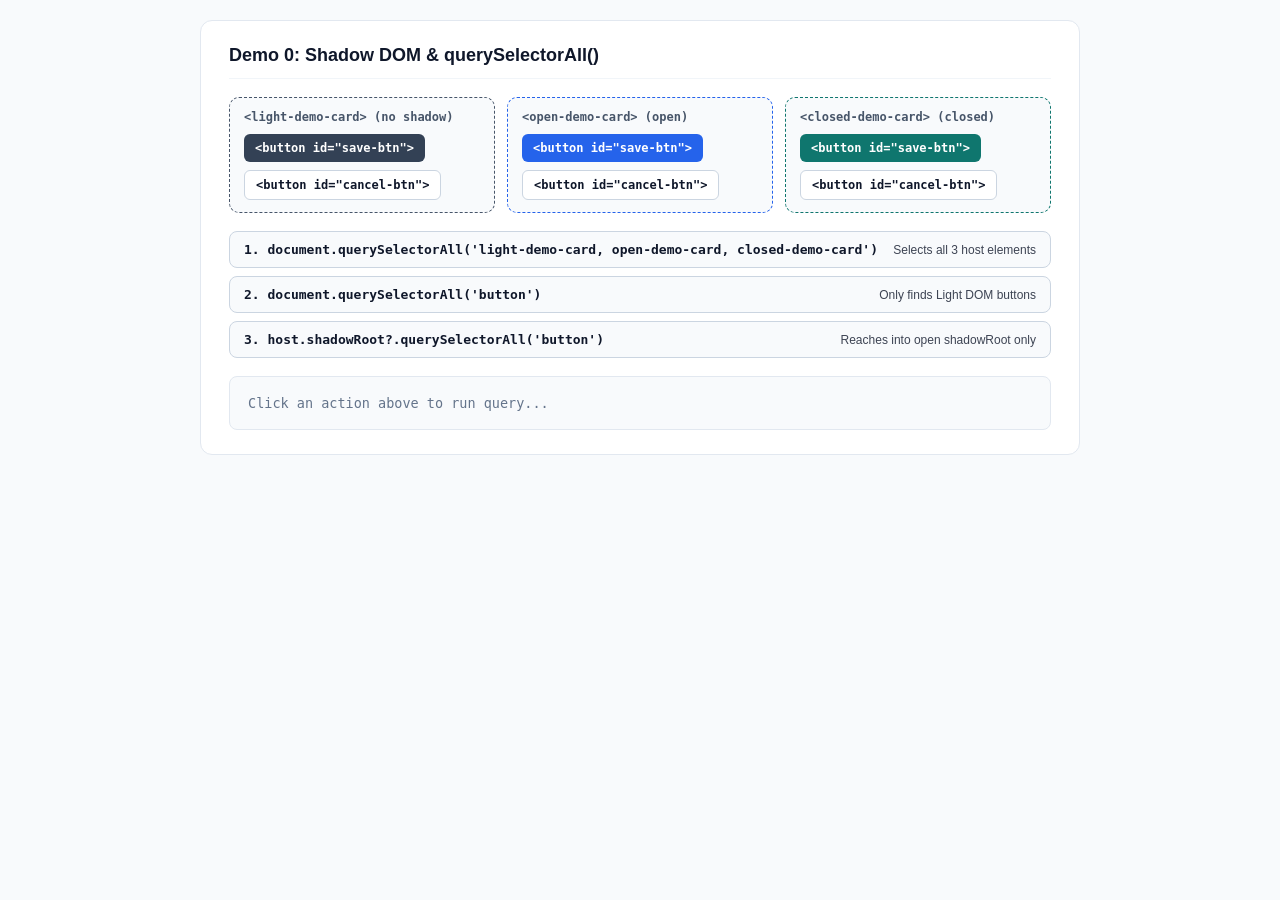
<file: demos/demo-0-queryselector.html>
<!DOCTYPE html>
<html lang="en">
<head>
  <meta charset="utf-8">
  <meta name="viewport" content="width=device-width, initial-scale=1">
  <title>Demo 0: What Is Shadow DOM? (querySelector Guard)</title>
  <style>
    :root {
      font-family: "Inter", -apple-system, BlinkMacSystemFont, "Segoe UI", Roboto, sans-serif;
      color: #0f172a;
      background: #f8fafc;
    }
    * { box-sizing: border-box; }
    body { margin: 0; padding: 20px 16px; }
    .shell {
      max-width: 880px;
      margin: 0 auto;
      background: #ffffff;
      border: 1px solid #e2e8f0;
      border-radius: 12px;
      padding: 24px 28px;
      display: grid;
      gap: 18px;
    }
    .header {
      display: flex;
      align-items: center;
      justify-content: space-between;
      gap: 12px;
      border-bottom: 1px solid #f1f5f9;
      padding-bottom: 12px;
    }
    h1 { margin: 0; font-size: 18px; }
    .controls {
      display: grid;
      grid-template-columns: repeat(auto-fit, minmax(220px, 1fr));
      gap: 12px;
    }
    light-demo-card {
      display: block;
      border: 1.5px dashed #475569;
      border-radius: 10px;
      padding: 12px 14px;
      background: #f8fafc;
    }
    light-demo-card .title {
      font-size: 12px;
      font-weight: 700;
      color: #475569;
      margin-bottom: 10px;
      font-family: ui-monospace, SFMono-Regular, Menlo, monospace;
    }
    light-demo-card .row {
      display: flex;
      gap: 8px;
      align-items: center;
      flex-wrap: wrap;
    }
    light-demo-card button {
      background: #334155;
      color: #ffffff;
      border: none;
      border-radius: 6px;
      padding: 7px 11px;
      font-family: ui-monospace, SFMono-Regular, Menlo, monospace;
      font-size: 12px;
      font-weight: 600;
    }
    light-demo-card button.secondary {
      background: #ffffff;
      color: #0f172a;
      border: 1px solid #cbd5e1;
    }
    .matched,
    .matched-host {
      outline: 3px solid #f59e0b;
      outline-offset: 2px;
    }
    .actions {
      display: grid;
      gap: 8px;
    }
    .q-pill {
      display: flex;
      align-items: center;
      justify-content: space-between;
      gap: 12px;
      background: #f8fafc;
      color: #0f172a;
      border: 1px solid #cbd5e1;
      border-radius: 8px;
      padding: 10px 14px;
      font-family: ui-monospace, SFMono-Regular, Menlo, monospace;
      font-size: 13px;
      font-weight: 600;
      cursor: pointer;
      user-select: none;
    }
    .q-pill:hover {
      border-color: #94a3b8;
      background: #f1f5f9;
    }
    .q-pill.active {
      background: #0f172a;
      color: #ffffff;
      border-color: #0f172a;
    }
    .q-desc {
      font-family: "Inter", -apple-system, BlinkMacSystemFont, sans-serif;
      font-size: 12px;
      font-weight: 500;
      opacity: 0.8;
    }
    .output {
      background: #f8fafc;
      border: 1px solid #e2e8f0;
      border-radius: 8px;
      padding: 14px 18px;
      font-family: ui-monospace, SFMono-Regular, Menlo, Monaco, Consolas, monospace;
      font-size: 13.5px;
      line-height: 1.8;
    }
    .key { color: #64748b; }
    .val { font-weight: 700; color: #0f172a; }
  </style>
</head>
<body>
  <div class="shell">
    <div class="header">
      <h1>Demo 0: Shadow DOM &amp; querySelectorAll()</h1>
    </div>

    <div class="controls">
      <light-demo-card></light-demo-card>
      <open-demo-card></open-demo-card>
      <closed-demo-card></closed-demo-card>
    </div>

    <div class="actions">
      <div class="q-pill" data-action="doc-hosts">
        <span>1. document.querySelectorAll('light-demo-card, open-demo-card, closed-demo-card')</span>
        <span class="q-desc">Selects all 3 host elements</span>
      </div>
      <div class="q-pill" data-action="doc-buttons">
        <span>2. document.querySelectorAll('button')</span>
        <span class="q-desc">Only finds Light DOM buttons</span>
      </div>
      <div class="q-pill" data-action="shadow-buttons">
        <span>3. host.shadowRoot?.querySelectorAll('button')</span>
        <span class="q-desc">Reaches into open shadowRoot only</span>
      </div>
    </div>

    <div class="output" id="output-box">
      <div><span class="key" id="k-1">Click an action above to run query...</span> <span class="val" id="v-1"></span></div>
      <div id="row-2" style="display:none;"><span class="key" id="k-2"></span> <span class="val" id="v-2"></span></div>
    </div>
  </div>

  <script>
    const openRoots = [];

    function formatNode(node) {
      const tag = node.tagName ? node.tagName.toLowerCase() : node.nodeName;
      const id = node.id ? `#${node.id}` : '';
      return `<${tag}${id}>`;
    }

    function formatNodeList(list) {
      if (list === undefined) return 'undefined (shadowRoot is null)';
      const nodes = Array.from(list);
      if (nodes.length === 0) return '[] (0 matches)';
      return `[${nodes.map(formatNode).join(', ')}]`;
    }

    function appendCardButtons(root, modeLabel) {
      const title = document.createElement('div');
      title.className = 'title';
      title.textContent = modeLabel;

      const row = document.createElement('div');
      row.className = 'row';

      const saveBtn = document.createElement('button');
      saveBtn.id = 'save-btn';
      saveBtn.type = 'button';
      saveBtn.textContent = '<button id="save-btn">';

      const cancelBtn = document.createElement('button');
      cancelBtn.id = 'cancel-btn';
      cancelBtn.className = 'secondary';
      cancelBtn.type = 'button';
      cancelBtn.textContent = '<button id="cancel-btn">';

      row.append(saveBtn, cancelBtn);
      root.append(title, row);
    }

    function buildShadowWidget(sr, modeLabel, accentColor) {
      const style = document.createElement('style');
      style.textContent = `
        :host {
          display: block;
          border: 1.5px dashed ${accentColor};
          border-radius: 10px;
          padding: 12px 14px;
          background: #f8fafc;
        }
        .title {
          font-size: 12px;
          font-weight: 700;
          color: #475569;
          margin-bottom: 10px;
          font-family: ui-monospace, SFMono-Regular, Menlo, monospace;
        }
        .row {
          display: flex;
          gap: 8px;
          align-items: center;
          flex-wrap: wrap;
        }
        button {
          background: ${accentColor};
          color: #ffffff;
          border: none;
          border-radius: 6px;
          padding: 7px 11px;
          font-family: ui-monospace, SFMono-Regular, Menlo, monospace;
          font-size: 12px;
          font-weight: 600;
        }
        button.secondary {
          background: #ffffff;
          color: #0f172a;
          border: 1px solid #cbd5e1;
        }
        button.matched {
          outline: 3px solid #f59e0b;
          outline-offset: 2px;
        }
      `;
      sr.append(style);
      appendCardButtons(sr, modeLabel);
    }

    customElements.define('light-demo-card', class extends HTMLElement {
      connectedCallback() {
        appendCardButtons(this, '<light-demo-card> (no shadow)');
      }
    });

    customElements.define('open-demo-card', class extends HTMLElement {
      connectedCallback() {
        const sr = this.attachShadow({ mode: 'open' });
        openRoots.push(sr);
        buildShadowWidget(sr, '<open-demo-card> (open)', '#2563eb');
      }
    });

    customElements.define('closed-demo-card', class extends HTMLElement {
      connectedCallback() {
        const sr = this.attachShadow({ mode: 'closed' });
        buildShadowWidget(sr, '<closed-demo-card> (closed)', '#0f766e');
      }
    });

    function clearHighlights() {
      document.querySelectorAll('.matched, .matched-host').forEach(el => {
        el.classList.remove('matched', 'matched-host');
      });
      openRoots.forEach(sr => sr.querySelectorAll('.matched').forEach(el => el.classList.remove('matched')));
    }

    function runAction(action) {
      const openHost = document.querySelector('open-demo-card');
      const closedHost = document.querySelector('closed-demo-card');
      const k1 = document.getElementById('k-1');
      const v1 = document.getElementById('v-1');
      const row2 = document.getElementById('row-2');
      const k2 = document.getElementById('k-2');
      const v2 = document.getElementById('v-2');

      clearHighlights();

      if (action === 'doc-hosts') {
        const matches = document.querySelectorAll('light-demo-card, open-demo-card, closed-demo-card');
        matches.forEach(el => el.classList.add('matched-host'));
        k1.textContent = "document.querySelectorAll('light-demo-card, open-demo-card, closed-demo-card'):";
        v1.textContent = formatNodeList(matches);
        row2.style.display = 'none';
        console.log("[1. document.querySelectorAll('light-demo-card, open-demo-card, closed-demo-card')]", Array.from(matches));
      } else if (action === 'doc-buttons') {
        const matches = document.querySelectorAll('button');
        matches.forEach(el => el.classList.add('matched'));
        k1.textContent = "document.querySelectorAll('button'):";
        v1.textContent = formatNodeList(matches);
        row2.style.display = 'none';
        console.log("[2. document.querySelectorAll('button')]", Array.from(matches));
      } else if (action === 'shadow-buttons') {
        const openMatches = openHost.shadowRoot?.querySelectorAll('button');
        const closedMatches = closedHost.shadowRoot?.querySelectorAll('button');
        openMatches?.forEach(el => el.classList.add('matched'));

        k1.textContent = "openHost.shadowRoot?.querySelectorAll('button'):";
        v1.textContent = formatNodeList(openMatches);
        row2.style.display = 'block';
        k2.textContent = "closedHost.shadowRoot?.querySelectorAll('button'):";
        v2.textContent = formatNodeList(closedMatches);
        console.log("[3. host.shadowRoot?.querySelectorAll('button')]", {
          openHost: openMatches ? Array.from(openMatches) : undefined,
          closedHost: closedMatches,
        });
      }
    }

    document.querySelectorAll('.q-pill').forEach(pill => {
      pill.addEventListener('click', () => {
        document.querySelectorAll('.q-pill').forEach(p => p.classList.remove('active'));
        pill.classList.add('active');
        runAction(pill.dataset.action);
      });
    });
  </script>
</body>
</html>
</file>
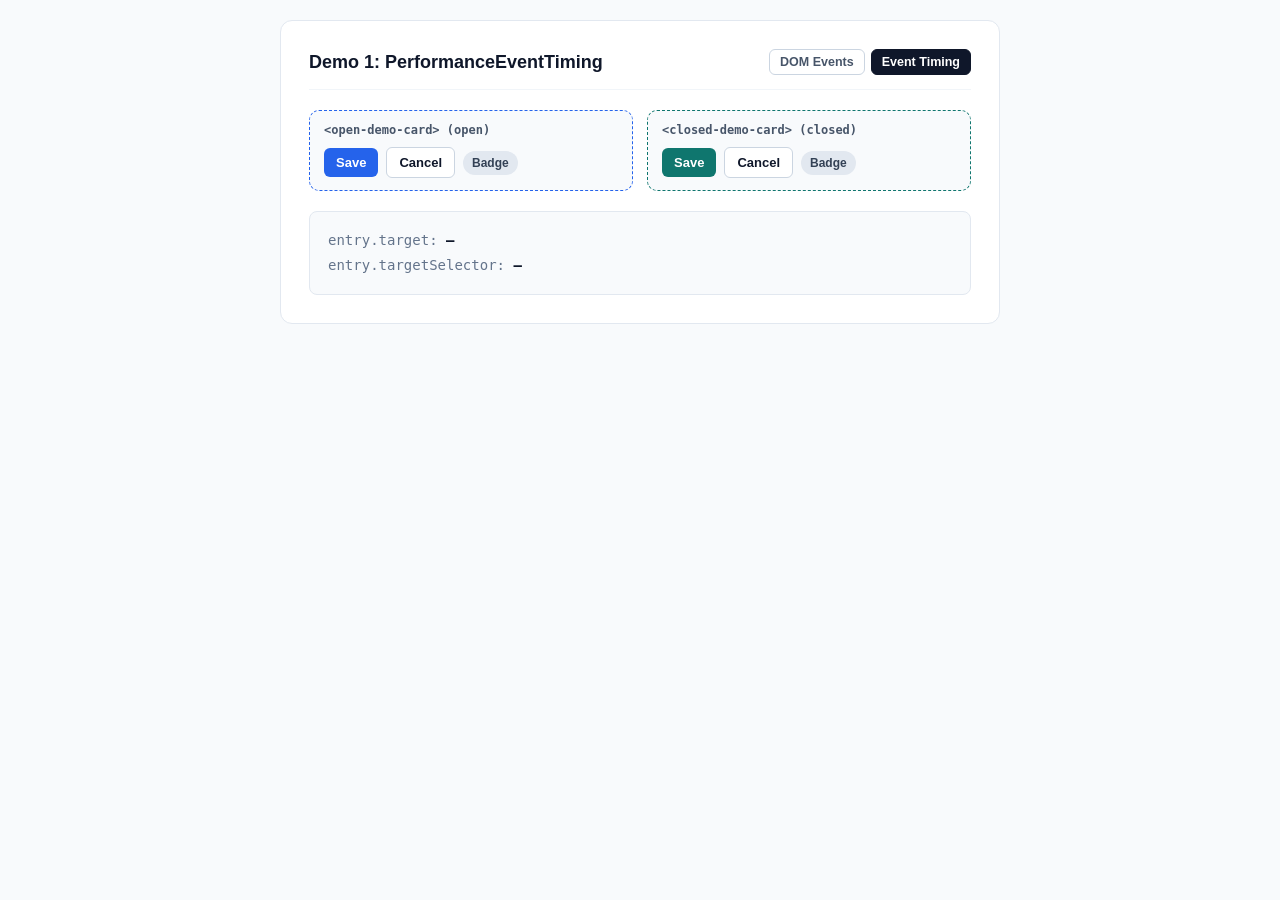
<file: demos/demo-1-events.html>
<!DOCTYPE html>
<html lang="en">
<head>
  <meta charset="utf-8">
  <meta name="viewport" content="width=device-width, initial-scale=1">
  <title>Demo 1: Shadow DOM Events</title>
  <style>
    :root {
      font-family: "Inter", -apple-system, BlinkMacSystemFont, "Segoe UI", Roboto, sans-serif;
      color: #0f172a;
      background: #f8fafc;
    }
    * { box-sizing: border-box; }
    body { margin: 0; padding: 20px 16px; }
    .shell {
      max-width: 720px;
      margin: 0 auto;
      background: #ffffff;
      border: 1px solid #e2e8f0;
      border-radius: 12px;
      padding: 28px;
      display: grid;
      gap: 20px;
    }
    .header {
      display: flex;
      align-items: center;
      justify-content: space-between;
      gap: 12px;
      border-bottom: 1px solid #f1f5f9;
      padding-bottom: 14px;
    }
    h1 { margin: 0; font-size: 18px; }
    .mode-switch { display: flex; gap: 6px; }
    .mode-link {
      font-size: 12.5px;
      font-weight: 600;
      padding: 5px 10px;
      border-radius: 6px;
      text-decoration: none;
      border: 1px solid #cbd5e1;
      color: #475569;
    }
    .mode-link.active {
      background: #0f172a;
      color: #ffffff;
      border-color: #0f172a;
    }
    .controls {
      display: grid;
      grid-template-columns: repeat(auto-fit, minmax(240px, 1fr));
      gap: 14px;
    }
    .output {
      background: #f8fafc;
      border: 1px solid #e2e8f0;
      border-radius: 8px;
      padding: 16px 18px;
      font-family: ui-monospace, SFMono-Regular, Menlo, Monaco, Consolas, monospace;
      font-size: 14px;
      line-height: 1.8;
    }
    .key { color: #64748b; }
    .val { font-weight: 700; color: #0f172a; }
  </style>
</head>
<body>
  <div class="shell">
    <div class="header">
      <h1 id="demo-title">Demo 1: DOM Events</h1>
      <div class="mode-switch">
        <a class="mode-link" id="link-platform" href="?mode=platform">DOM Events</a>
        <a class="mode-link" id="link-webperf" href="?mode=webperf">Event Timing</a>
      </div>
    </div>

    <div class="controls">
      <open-demo-card></open-demo-card>
      <closed-demo-card></closed-demo-card>
    </div>

    <div class="output">
      <div><span class="key" id="k1">event.target:</span> <span class="val" id="v1">—</span></div>
      <div><span class="key" id="k2">event.composedPath()[0]:</span> <span class="val" id="v2">—</span></div>
    </div>
  </div>

  <script>
    const isPlatformOnly = new URLSearchParams(location.search).get('mode') === 'platform';
    document.getElementById(isPlatformOnly ? 'link-platform' : 'link-webperf').classList.add('active');

    const k1 = document.getElementById('k1');
    const v1 = document.getElementById('v1');
    const k2 = document.getElementById('k2');
    const v2 = document.getElementById('v2');

    if (!isPlatformOnly) {
      document.getElementById('demo-title').textContent = 'Demo 1: PerformanceEventTiming';
      k1.textContent = 'entry.target:';
      k2.textContent = 'entry.targetSelector:';
    }

    function blockMainThread(ms) {
      const start = performance.now();
      while (performance.now() - start < ms) {}
    }

    function formatNode(node) {
      if (!node) return 'null';
      const tag = node.tagName ? node.tagName.toLowerCase() : node.nodeName;
      const id = node.id ? `#${node.id}` : '';
      return `<${tag}${id}>`;
    }

    function buildShadowWidget(sr, modeLabel, accentColor) {
      const style = document.createElement('style');
      style.textContent = `
        :host {
          display: block;
          border: 1.5px dashed ${accentColor};
          border-radius: 10px;
          padding: 12px 14px;
          background: #f8fafc;
        }
        .title {
          font-size: 12px;
          font-weight: 700;
          color: #475569;
          margin-bottom: 10px;
          font-family: ui-monospace, SFMono-Regular, Menlo, monospace;
        }
        .row {
          display: flex;
          gap: 8px;
          align-items: center;
          flex-wrap: wrap;
        }
        button {
          background: ${accentColor};
          color: #ffffff;
          border: none;
          border-radius: 6px;
          padding: 7px 12px;
          font-size: 13px;
          font-weight: 600;
          cursor: pointer;
        }
        button.secondary {
          background: #ffffff;
          color: #0f172a;
          border: 1px solid #cbd5e1;
        }
        .chip {
          font-size: 12px;
          font-weight: 600;
          padding: 5px 9px;
          border-radius: 999px;
          background: #e2e8f0;
          color: #334155;
          cursor: pointer;
          user-select: none;
        }
      `;

      const title = document.createElement('div');
      title.className = 'title';
      title.textContent = modeLabel;

      const row = document.createElement('div');
      row.className = 'row';

      const saveBtn = document.createElement('button');
      saveBtn.id = 'save-btn';
      saveBtn.type = 'button';
      saveBtn.textContent = 'Save';

      const cancelBtn = document.createElement('button');
      cancelBtn.id = 'cancel-btn';
      cancelBtn.className = 'secondary';
      cancelBtn.type = 'button';
      cancelBtn.textContent = 'Cancel';

      const chip = document.createElement('span');
      chip.id = 'info-chip';
      chip.className = 'chip';
      chip.textContent = 'Badge';

      row.addEventListener('click', () => {
        if (!isPlatformOnly) blockMainThread(56);
      });

      row.append(saveBtn, cancelBtn, chip);
      sr.append(style, title, row);
    }

    customElements.define('open-demo-card', class extends HTMLElement {
      connectedCallback() {
        const sr = this.attachShadow({ mode: 'open' });
        buildShadowWidget(sr, '<open-demo-card> (open)', '#2563eb');
      }
    });

    customElements.define('closed-demo-card', class extends HTMLElement {
      connectedCallback() {
        const sr = this.attachShadow({ mode: 'closed' });
        buildShadowWidget(sr, '<closed-demo-card> (closed)', '#0f766e');
      }
    });

    window.addEventListener('click', (e) => {
      console.log('[window click]', { target: e.target, composedTarget: e.composedPath()[0], event: e });
      if (isPlatformOnly) {
        v1.textContent = formatNode(e.target);
        v2.textContent = formatNode(e.composedPath()[0]);
      }
    });

    if (!isPlatformOnly && 'PerformanceEventTiming' in window) {
      new PerformanceObserver((list) => {
        for (const entry of list.getEntries()) {
          if (entry.name !== 'click') continue;
          console.log('[PerformanceEventTiming]', entry);
          v1.textContent = formatNode(entry.target);
          v2.textContent = 'targetSelector' in entry ? JSON.stringify(entry.targetSelector) : '(not enabled)';
        }
      }).observe({ type: 'event', durationThreshold: 16, buffered: true });
    }
  </script>
</body>
</html>
</file>
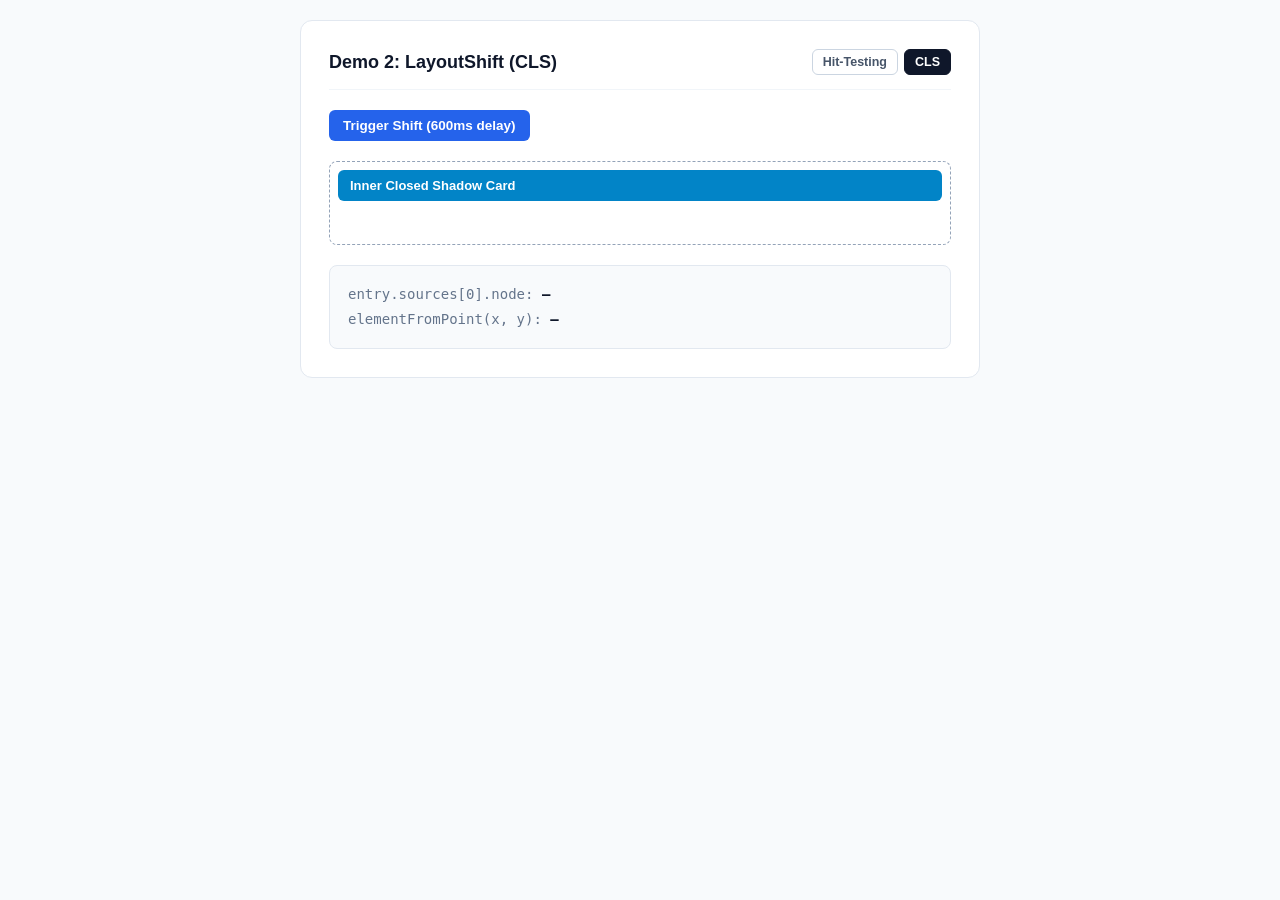
<file: demos/demo-2-geometry-cls.html>
<!DOCTYPE html>
<html lang="en">
<head>
  <meta charset="utf-8">
  <meta name="viewport" content="width=device-width, initial-scale=1">
  <title>Demo 2: Geometry, Hit-Testing &amp; CLS</title>
  <style>
    :root {
      font-family: "Inter", -apple-system, BlinkMacSystemFont, "Segoe UI", Roboto, sans-serif;
      color: #0f172a;
      background: #f8fafc;
    }
    * { box-sizing: border-box; }
    body { margin: 0; padding: 20px 16px; }
    .shell {
      max-width: 680px;
      margin: 0 auto;
      background: #ffffff;
      border: 1px solid #e2e8f0;
      border-radius: 12px;
      padding: 28px;
      display: grid;
      gap: 20px;
    }
    .header {
      display: flex;
      align-items: center;
      justify-content: space-between;
      gap: 12px;
      border-bottom: 1px solid #f1f5f9;
      padding-bottom: 14px;
    }
    h1 { margin: 0; font-size: 18px; }
    .mode-switch { display: flex; gap: 6px; }
    .mode-link {
      font-size: 12.5px;
      font-weight: 600;
      padding: 5px 10px;
      border-radius: 6px;
      text-decoration: none;
      border: 1px solid #cbd5e1;
      color: #475569;
    }
    .mode-link.active {
      background: #0f172a;
      color: #ffffff;
      border-color: #0f172a;
    }
    button {
      justify-self: start;
      background: #2563eb;
      color: #ffffff;
      border: none;
      border-radius: 6px;
      padding: 8px 14px;
      font-size: 13.5px;
      font-weight: 600;
      cursor: pointer;
    }
    .output {
      background: #f8fafc;
      border: 1px solid #e2e8f0;
      border-radius: 8px;
      padding: 16px 18px;
      font-family: ui-monospace, SFMono-Regular, Menlo, Monaco, Consolas, monospace;
      font-size: 14px;
      line-height: 1.8;
    }
    .key { color: #64748b; }
    .val { font-weight: 700; color: #0f172a; }
  </style>
</head>
<body>
  <div class="shell">
    <div class="header">
      <h1 id="demo-title">Demo 2: Hit-Testing &amp; Geometry</h1>
      <div class="mode-switch">
        <a class="mode-link" id="link-platform" href="?mode=platform">Hit-Testing</a>
        <a class="mode-link" id="link-webperf" href="?mode=webperf">CLS</a>
      </div>
    </div>

    <button id="shift-btn" type="button">Trigger Shift (600ms delay)</button>
    <my-closed-hero id="hero-host"></my-closed-hero>

    <div class="output">
      <div><span class="key" id="k1">elementFromPoint(x, y):</span> <span class="val" id="v1">—</span></div>
      <div><span class="key" id="k2">host.getBoundingClientRect().height:</span> <span class="val" id="v2">84px</span></div>
    </div>
  </div>

  <script>
    const isPlatformOnly = new URLSearchParams(location.search).get('mode') === 'platform';
    document.getElementById(isPlatformOnly ? 'link-platform' : 'link-webperf').classList.add('active');

    const k1 = document.getElementById('k1');
    const v1 = document.getElementById('v1');
    const k2 = document.getElementById('k2');
    const v2 = document.getElementById('v2');

    if (!isPlatformOnly) {
      document.getElementById('demo-title').textContent = 'Demo 2: LayoutShift (CLS)';
      k1.textContent = 'entry.sources[0].node:';
      k2.textContent = 'elementFromPoint(x, y):';
      v2.textContent = '—';
    }

    function formatNode(node) {
      if (!node) return 'null';
      return `<${node.tagName.toLowerCase()}${node.id ? '#' + node.id : ''}>`;
    }

    let triggerInnerShift = null;
    customElements.define('my-closed-hero', class extends HTMLElement {
      connectedCallback() {
        const sr = this.attachShadow({ mode: 'closed' });
        const style = document.createElement('style');
        style.textContent = `
          :host { display: block; height: 84px; overflow: hidden; border: 1px dashed #94a3b8; border-radius: 8px; padding: 8px; }
          .spacer { height: 0; }
          .spacer.shifted { height: 34px; }
          .card { background: #0284c7; color: #fff; border-radius: 6px; padding: 8px 12px; font-size: 13px; font-weight: 600; }
        `;
        const spacer = document.createElement('div');
        spacer.className = 'spacer';
        const card = document.createElement('div');
        card.className = 'card';
        card.id = 'inner-card';
        card.textContent = 'Inner Closed Shadow Card';
        sr.append(style, spacer, card);

        triggerInnerShift = () => {
          spacer.classList.remove('shifted');
          setTimeout(() => {
            spacer.classList.add('shifted');
            const r = this.getBoundingClientRect();
            const hit = document.elementFromPoint(r.left + 20, r.top + 50);
            console.log('[Shift complete]', { rect: r, elementFromPoint: hit });
            if (isPlatformOnly) {
              v1.textContent = formatNode(hit);
              v2.textContent = `${Math.round(r.height)}px`;
            }
          }, 600);
        };
      }
    });

    if (!isPlatformOnly && 'LayoutShift' in window) {
      new PerformanceObserver((list) => {
        for (const entry of list.getEntries()) {
          const src = entry.sources && entry.sources[0];
          const cr = src ? src.currentRect : null;
          const hit = cr ? document.elementFromPoint(cr.left + 10, cr.top + 10) : null;
          console.log('[LayoutShift]', entry, { elementFromPoint: hit });
          v1.textContent = formatNode(src && src.node);
          v2.textContent = formatNode(hit);
        }
      }).observe({ type: 'layout-shift', buffered: true });
    }

    document.getElementById('shift-btn').addEventListener('click', () => {
      if (triggerInnerShift) triggerInnerShift();
    });
  </script>
</body>
</html>
</file>
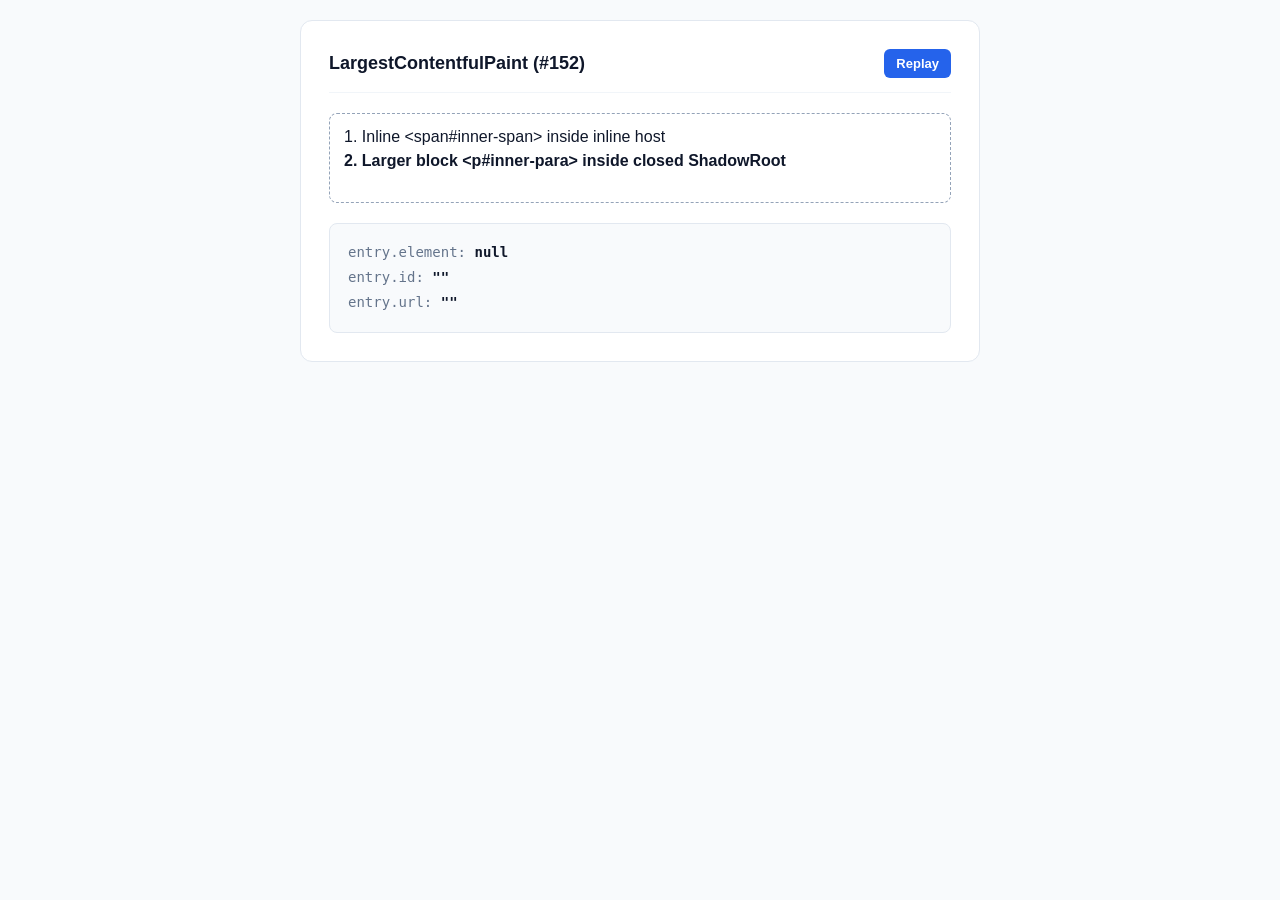
<file: demos/demo-3-lcp-resource.html>
<!DOCTYPE html>
<html lang="en">
<head>
  <meta charset="utf-8">
  <meta name="viewport" content="width=device-width, initial-scale=1">
  <title>Demo 4: LCP #152 in Closed Shadow DOM</title>
  <style>
    :root {
      font-family: "Inter", -apple-system, BlinkMacSystemFont, "Segoe UI", Roboto, sans-serif;
      color: #0f172a;
      background: #f8fafc;
    }
    * { box-sizing: border-box; }
    body { margin: 0; padding: 20px 16px; }
    .shell {
      max-width: 680px;
      margin: 0 auto;
      background: #ffffff;
      border: 1px solid #e2e8f0;
      border-radius: 12px;
      padding: 28px;
      display: grid;
      gap: 20px;
    }
    .header {
      display: flex;
      align-items: center;
      justify-content: space-between;
      gap: 12px;
      border-bottom: 1px solid #f1f5f9;
      padding-bottom: 14px;
    }
    h1 { margin: 0; font-size: 18px; }
    button {
      background: #2563eb;
      color: #ffffff;
      border: none;
      border-radius: 6px;
      padding: 7px 12px;
      font-size: 13px;
      font-weight: 600;
      cursor: pointer;
    }
    .stage {
      padding: 14px;
      border: 1px dashed #94a3b8;
      border-radius: 8px;
      min-height: 90px;
    }
    .output {
      background: #f8fafc;
      border: 1px solid #e2e8f0;
      border-radius: 8px;
      padding: 16px 18px;
      font-family: ui-monospace, SFMono-Regular, Menlo, Monaco, Consolas, monospace;
      font-size: 14px;
      line-height: 1.8;
    }
    .key { color: #64748b; }
    .val { font-weight: 700; color: #0f172a; }
  </style>
</head>
<body>
  <div class="shell">
    <div class="header">
      <h1>LargestContentfulPaint (#152)</h1>
      <button type="button" onclick="location.reload()">Replay</button>
    </div>

    <div class="stage" id="light-wrapper">
      <lcp-shadow-probe id="shadow-host"></lcp-shadow-probe>
    </div>

    <div class="output">
      <div><span class="key">entry.element:</span> <span class="val" id="v-el">—</span></div>
      <div><span class="key">entry.id:</span> <span class="val" id="v-id">—</span></div>
      <div><span class="key">entry.url:</span> <span class="val" id="v-url">—</span></div>
    </div>
  </div>

  <script>
    const vEl = document.getElementById('v-el');
    const vId = document.getElementById('v-id');
    const vUrl = document.getElementById('v-url');

    let closedShadow = null;
    customElements.define('lcp-shadow-probe', class extends HTMLElement {
      connectedCallback() {
        closedShadow = this.attachShadow({ mode: 'closed' });
        const span = document.createElement('span');
        span.id = 'inner-span';
        span.textContent = '1. Inline <span#inner-span> inside inline host';
        closedShadow.appendChild(span);
      }
    });

    if ('LargestContentfulPaint' in window) {
      new PerformanceObserver((list) => {
        for (const entry of list.getEntries()) {
          console.log('[LargestContentfulPaint]', entry);
          vEl.textContent = entry.element ? `<${entry.element.tagName.toLowerCase()}#${entry.element.id}>` : 'null';
          vId.textContent = JSON.stringify(entry.id);
          vUrl.textContent = entry.url ? `"${entry.url.slice(0, 36)}..."` : '""';
        }
      }).observe({ type: 'largest-contentful-paint', buffered: true });
    }

    setTimeout(() => {
      if (!closedShadow) return;
      const p = document.createElement('p');
      p.id = 'inner-para';
      p.style.cssText = 'font-size:16px;font-weight:700;margin:6px 0;';
      p.textContent = '2. Larger block <p#inner-para> inside closed ShadowRoot';
      closedShadow.appendChild(p);
    }, 600);

    setTimeout(() => {
      if (!closedShadow) return;
      const svg = '<svg xmlns="http://www.w3.org/2000/svg" width="480" height="40"><rect width="100%" height="100%" rx="6" fill="#1e3a8a"/><text x="12" y="25" fill="#fff" font-family="sans-serif" font-size="13" font-weight="bold">3. &lt;img#inner-img&gt; inside closed ShadowRoot</text></svg>';
      const img = document.createElement('img');
      img.id = 'inner-img';
      img.src = 'data:image/svg+xml;utf8,' + encodeURIComponent(svg);
      img.width = 480;
      img.height = 40;
      closedShadow.appendChild(img);
    }, 1200);
  </script>
</body>
</html>
</file>
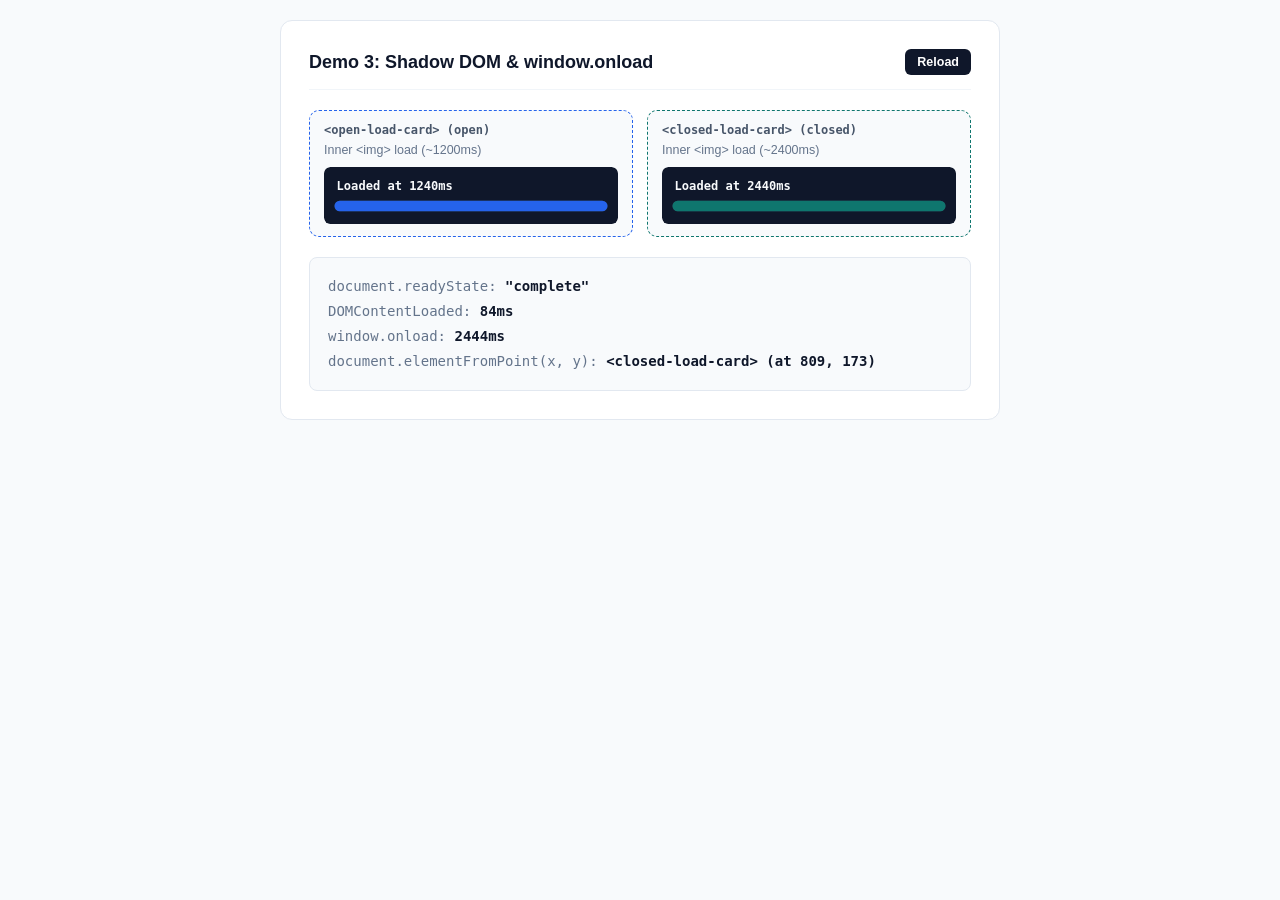
<file: demos/demo-4-paint-visibility.html>
<!DOCTYPE html>
<html lang="en">
<head>
  <meta charset="utf-8">
  <meta name="viewport" content="width=device-width, initial-scale=1">
  <title>Demo 3: Shadow DOM Subresources &amp; window.onload</title>
  <style>
    :root {
      font-family: "Inter", -apple-system, BlinkMacSystemFont, "Segoe UI", Roboto, sans-serif;
      color: #0f172a;
      background: #f8fafc;
    }
    * { box-sizing: border-box; }
    body { margin: 0; padding: 20px 16px; }
    .shell {
      max-width: 720px;
      margin: 0 auto;
      background: #ffffff;
      border: 1px solid #e2e8f0;
      border-radius: 12px;
      padding: 28px;
      display: grid;
      gap: 20px;
    }
    .header {
      display: flex;
      align-items: center;
      justify-content: space-between;
      gap: 12px;
      border-bottom: 1px solid #f1f5f9;
      padding-bottom: 14px;
    }
    h1 { margin: 0; font-size: 18px; }
    button {
      background: #0f172a;
      color: #ffffff;
      border: none;
      border-radius: 6px;
      padding: 6px 12px;
      font-size: 12.5px;
      font-weight: 600;
      cursor: pointer;
    }
    .controls {
      display: grid;
      grid-template-columns: repeat(auto-fit, minmax(240px, 1fr));
      gap: 14px;
    }
    .output {
      background: #f8fafc;
      border: 1px solid #e2e8f0;
      border-radius: 8px;
      padding: 16px 18px;
      font-family: ui-monospace, SFMono-Regular, Menlo, Monaco, Consolas, monospace;
      font-size: 14px;
      line-height: 1.8;
    }
    .key { color: #64748b; }
    .val { font-weight: 700; color: #0f172a; }
  </style>
</head>
<body>
  <div class="shell">
    <div class="header">
      <h1>Demo 3: Shadow DOM &amp; window.onload</h1>
      <button type="button" onclick="location.reload()">Reload</button>
    </div>

    <div class="controls">
      <open-load-card></open-load-card>
      <closed-load-card></closed-load-card>
    </div>

    <div class="output">
      <div><span class="key">document.readyState:</span> <span class="val" id="v-state">—</span></div>
      <div><span class="key">DOMContentLoaded:</span> <span class="val" id="v-dcl">—</span></div>
      <div><span class="key">window.onload:</span> <span class="val" id="v-load">waiting for shadow &lt;img&gt;s…</span></div>
      <div><span class="key">document.elementFromPoint(x, y):</span> <span class="val" id="v-hit">—</span></div>
    </div>
  </div>

  <script>
    const vState = document.getElementById('v-state');
    const vDcl = document.getElementById('v-dcl');
    const vLoad = document.getElementById('v-load');
    const vHit = document.getElementById('v-hit');

    vState.textContent = JSON.stringify(document.readyState);

    function updateHitTest(targetEl) {
      if (!targetEl) return;
      const r = targetEl.getBoundingClientRect();
      const x = Math.round(r.left + r.width / 2);
      const y = Math.round(r.top + r.height / 2);
      const hit = document.elementFromPoint(x, y);
      vHit.textContent = hit ? `<${hit.tagName.toLowerCase()}> (at ${x}, ${y})` : 'null';
    }

    function makeProgressSvg(label, pct, color, done) {
      const bg = done ? color : '#334155';
      const barW = Math.max(4, Math.round((pct / 100) * 260));
      const safeLabel = label.replace(/&/g, '&amp;').replace(/</g, '&lt;').replace(/>/g, '&gt;');
      const svg = `<svg xmlns="http://www.w3.org/2000/svg" width="280" height="54">
        <rect width="100%" height="100%" rx="6" fill="#0f172a"/>
        <rect x="10" y="32" width="260" height="10" rx="5" fill="#334155"/>
        <rect x="10" y="32" width="${barW}" height="10" rx="5" fill="${bg}"/>
        <text x="12" y="22" fill="#f8fafc" font-family="monospace" font-size="11.5" font-weight="bold">${safeLabel}</text>
      </svg>`;
      return 'data:image/svg+xml;utf8,' + encodeURIComponent(svg);
    }

    function buildSlowLoadWidget(sr, modeLabel, accentColor, durationMs) {
      const style = document.createElement('style');
      style.textContent = `
        :host {
          display: block;
          border: 1.5px dashed ${accentColor};
          border-radius: 10px;
          padding: 12px 14px;
          background: #f8fafc;
        }
        .title {
          font-size: 12px;
          font-weight: 700;
          color: #475569;
          margin-bottom: 6px;
          font-family: ui-monospace, SFMono-Regular, Menlo, monospace;
        }
        .desc {
          font-size: 12.5px;
          color: #64748b;
          margin-bottom: 10px;
        }
        img {
          display: block;
          width: 100%;
          height: auto;
          border-radius: 6px;
        }
      `;

      const title = document.createElement('div');
      title.className = 'title';
      title.textContent = modeLabel;

      const desc = document.createElement('div');
      desc.className = 'desc';
      desc.textContent = `Inner <img> load (~${durationMs}ms)`;

      const img = document.createElement('img');
      const start = performance.now();

      // Re-assigning img.src inside img's load handler keeps the Document's
      // load-event-delay count > 0 until durationMs elapses.
      img.addEventListener('load', () => {
        const elapsed = performance.now() - start;
        if (elapsed < durationMs) {
          const pct = Math.min(99, Math.round((elapsed / durationMs) * 100));
          img.src = makeProgressSvg(`Loading shadow <img> (${pct}%)`, pct, accentColor, false);
        } else if (!img.dataset.done) {
          img.dataset.done = '1';
          console.log(`[Shadow <img> finished] ${modeLabel} at ${Math.round(performance.now())}ms`);
          img.src = makeProgressSvg(`Loaded at ${Math.round(performance.now())}ms`, 100, accentColor, true);
        }
      });

      img.src = makeProgressSvg('Loading shadow <img> (0%)', 0, accentColor, false);
      sr.append(style, title, desc, img);
    }

    customElements.define('open-load-card', class extends HTMLElement {
      connectedCallback() {
        const sr = this.attachShadow({ mode: 'open' });
        buildSlowLoadWidget(sr, '<open-load-card> (open)', '#2563eb', 1200);
      }
    });

    customElements.define('closed-load-card', class extends HTMLElement {
      connectedCallback() {
        const sr = this.attachShadow({ mode: 'closed' });
        buildSlowLoadWidget(sr, '<closed-load-card> (closed)', '#0f766e', 2400);
      }
    });

    window.addEventListener('DOMContentLoaded', (e) => {
      const t = `${Math.round(performance.now())}ms`;
      vState.textContent = JSON.stringify(document.readyState);
      vDcl.textContent = t;
      updateHitTest(document.querySelector('closed-load-card'));
      console.log('[DOMContentLoaded]', t, e);
    });

    document.querySelectorAll('open-load-card, closed-load-card').forEach(card => {
      card.addEventListener('pointerenter', () => updateHitTest(card));
      card.addEventListener('click', () => updateHitTest(card));
    });

    window.addEventListener('load', (e) => {
      const t = `${Math.round(performance.now())}ms`;
      vState.textContent = JSON.stringify(document.readyState);
      vLoad.textContent = t;
      console.log('[window.onload]', t, e);
    });
  </script>
</body>
</html>
</file>
<file: styles.css>
:root {
  --bg-canvas: #f1f5f9;
  --bg-surface: #ffffff;
  --bg-subtle: #f8fafc;
  --bg-code: #0f172a;
  --text-primary: #0f172a;
  --text-secondary: #475569;
  --text-muted: #64748b;
  --border-subtle: #e2e8f0;
  --border-strong: #cbd5e1;

  --w3c-blue: #005a9c;
  --accent-primary: #2563eb;
  --accent-soft: #f0f7ff;
  --accent-border: #93c5fd;

  --status-pass-bg: #dcfce7;
  --status-pass-fg: #166534;
  --status-warn-bg: #fef3c7;
  --status-warn-fg: #92400e;
  --status-fail-bg: #fee2e2;
  --status-fail-fg: #991b1b;
  --status-info-bg: #e0f2fe;
  --status-info-fg: #075985;

  --font-sans: "Inter", -apple-system, BlinkMacSystemFont, "Segoe UI", Roboto, sans-serif;
  --font-mono: "JetBrains Mono", ui-monospace, SFMono-Regular, Menlo, Monaco, Consolas, monospace;
}

* {
  box-sizing: border-box;
}

html, body {
  margin: 0;
  padding: 0;
  background: var(--bg-canvas);
  color: var(--text-primary);
  font-family: var(--font-sans);
  line-height: 1.5;
  -webkit-font-smoothing: antialiased;
}

/* Full-Viewport Presentation Mode (Default) */
body:not(.mode-document) {
  height: 100vh;
  overflow: hidden;
  display: flex;
  flex-direction: column;
}

/* Top Presentation Bar */
.deck-header {
  flex-shrink: 0;
  position: sticky;
  top: 0;
  z-index: 100;
  height: 56px;
  background: rgba(255, 255, 255, 0.96);
  backdrop-filter: blur(8px);
  border-bottom: 1px solid var(--border-subtle);
  display: flex;
  align-items: center;
  justify-content: space-between;
  padding: 0 28px;
  gap: 16px;
}

.brand-group {
  display: flex;
  align-items: center;
  gap: 10px;
}

.w3c-tag {
  background: var(--w3c-blue);
  color: #ffffff;
  font-weight: 700;
  font-size: 11px;
  letter-spacing: 0.06em;
  padding: 4px 9px;
  border-radius: 4px;
  text-transform: uppercase;
}

/* 5-Part Story Stepper in Header */
.story-stepper {
  display: flex;
  align-items: center;
  gap: 4px;
  background: var(--bg-subtle);
  padding: 3px;
  border-radius: 8px;
  border: 1px solid var(--border-subtle);
}

.step-pill {
  background: transparent;
  border: none;
  color: var(--text-muted);
  font-family: var(--font-sans);
  font-size: 12.5px;
  font-weight: 600;
  padding: 5px 12px;
  border-radius: 6px;
  cursor: pointer;
  transition: all 0.15s ease;
  white-space: nowrap;
}

.step-pill:hover {
  color: var(--text-primary);
  background: rgba(15, 23, 42, 0.04);
}

.step-pill.active {
  background: var(--accent-primary);
  color: #ffffff;
}

@media (max-width: 1020px) {
  .story-stepper { display: none; }
}

.deck-controls {
  display: flex;
  align-items: center;
  gap: 8px;
}

.slide-select {
  font-family: var(--font-sans);
  font-size: 12.5px;
  color: var(--text-primary);
  background: var(--bg-subtle);
  border: 1px solid var(--border-subtle);
  border-radius: 6px;
  padding: 5px 8px;
  max-width: 220px;
  cursor: pointer;
}

.nav-btn {
  background: var(--bg-surface);
  color: var(--text-primary);
  border: 1px solid var(--border-subtle);
  border-radius: 6px;
  padding: 6px 12px;
  font-size: 13px;
  font-weight: 600;
  cursor: pointer;
  transition: background 0.15s ease, border-color 0.15s ease;
  white-space: nowrap;
}

.nav-btn:hover:not(:disabled) {
  background: var(--bg-subtle);
  border-color: var(--border-strong);
}

.nav-btn:disabled {
  opacity: 0.35;
  cursor: not-allowed;
}

.nav-btn.primary {
  background: var(--accent-primary);
  color: #ffffff;
  border-color: var(--accent-primary);
}

.nav-btn.primary:hover {
  background: #1d4ed8;
}

.slide-counter {
  font-variant-numeric: tabular-nums;
  font-size: 12.5px;
  font-weight: 600;
  color: var(--text-muted);
  min-width: 52px;
  text-align: center;
}

.progress-bar-track {
  flex-shrink: 0;
  height: 2px;
  background: var(--border-subtle);
  width: 100%;
}

.progress-bar-fill {
  height: 100%;
  background: var(--accent-primary);
  width: 6.67%;
  transition: width 0.2s ease;
}

/* Main Full-Viewport Stage */
.deck-main {
  flex: 1;
  min-height: 0;
  width: 100%;
  max-width: 1380px;
  margin: 0 auto;
  padding: 24px 32px;
  display: flex;
}

.slide {
  display: none;
  width: 100%;
  height: 100%;
  background: var(--bg-surface);
  border: 1px solid var(--border-subtle);
  border-radius: 18px;
  box-shadow: 0 12px 36px rgba(15, 23, 42, 0.04);
  padding: clamp(36px, 5vh, 64px) clamp(44px, 5.5vw, 84px);
  overflow-y: auto;
}

.slide.active {
  display: flex;
  flex-direction: column;
}

.slide-body {
  flex: 1;
  display: flex;
  flex-direction: column;
  gap: clamp(16px, 2.2vh, 28px);
}

/* Center the primary content block within the full-viewport slide */
.slide-body > .grid-2,
.slide-body > .grid-3,
.slide-body > .grid-4,
.slide-body > .table-wrap,
.slide-body > .impl-panel.active {
  margin-top: auto;
  margin-bottom: auto;
}

/* When a slide also has a bottom demo card or top algo-box, balance spacing cleanly */
.slide-body > .algo-box {
  margin-top: auto;
}

.slide-body > .algo-box + .grid-3 {
  margin-top: 0;
  margin-bottom: auto;
}

.slide-body > .grid-3:has(+ .demo-launch-card) {
  margin-bottom: 0;
}

.slide-body > .demo-launch-card {
  margin-top: auto;
}

/* Scrollable All-Slides Mode */
body.mode-document .deck-main {
  display: block;
  padding: 32px 32px 64px;
}

body.mode-document .slide {
  display: flex;
  flex-direction: column;
  min-height: 680px;
  margin-bottom: 36px;
}

body.mode-document .progress-bar-track {
  display: none;
}

/* Minimalist Slide Typography */
.slide-eyebrow {
  font-size: 12px;
  font-weight: 700;
  text-transform: uppercase;
  letter-spacing: 0.1em;
  color: var(--accent-primary);
  margin-bottom: -10px;
}

.slide h1 {
  font-size: clamp(34px, 3.6vw, 48px);
  font-weight: 800;
  line-height: 1.1;
  letter-spacing: -0.035em;
  margin: 0;
  color: var(--text-primary);
}

.slide h2 {
  font-size: clamp(28px, 2.8vw, 38px);
  font-weight: 800;
  line-height: 1.15;
  letter-spacing: -0.03em;
  margin: 0;
  color: var(--text-primary);
}

.slide h3 {
  font-size: 19px;
  font-weight: 700;
  letter-spacing: -0.015em;
  margin: 0;
  color: var(--text-primary);
}

.slide-lead {
  font-size: clamp(16.5px, 1.4vw, 20px);
  line-height: 1.5;
  color: var(--text-secondary);
  margin: -6px 0 0 0;
  max-width: 920px;
}

/* Minimalist Grids & Cards */
.grid-2 {
  display: grid;
  grid-template-columns: 1fr 1fr;
  gap: 24px;
  align-items: stretch;
}

.grid-3 {
  display: grid;
  grid-template-columns: repeat(3, 1fr);
  gap: 24px;
  align-items: stretch;
}

.grid-4 {
  display: grid;
  grid-template-columns: repeat(2, 1fr);
  gap: 20px;
  align-items: stretch;
}

@media (max-width: 900px) {
  body:not(.mode-document) {
    height: auto;
    min-height: 100dvh;
    overflow-x: hidden;
    overflow-y: auto;
  }

  .deck-header {
    height: auto;
    min-height: 52px;
    padding: 8px 12px;
    gap: 8px;
    flex-wrap: wrap;
  }

  .deck-main {
    padding: 12px;
    display: block;
  }

  .slide {
    height: auto;
    overflow: visible;
    padding: 22px 18px;
    border-radius: 14px;
  }

  .slide-body > .grid-2,
  .slide-body > .grid-3,
  .slide-body > .grid-4,
  .slide-body > .table-wrap,
  .slide-body > .impl-panel.active,
  .slide-body > .algo-box,
  .slide-body > .demo-launch-card {
    margin-top: 0;
    margin-bottom: 0;
  }

  .grid-2, .grid-3, .grid-4 {
    grid-template-columns: 1fr;
    gap: 14px;
  }

  .slide h1 {
    font-size: clamp(24px, 6.2vw, 34px);
  }

  .slide h2 {
    font-size: clamp(20px, 5.4vw, 28px);
  }

  .slide h3 {
    font-size: 17px;
  }

  .slide-lead {
    font-size: 15px;
    margin-top: -4px;
  }

  .card,
  .card.hero {
    padding: 16px;
  }

  .demo-launch-card {
    padding: 14px 16px;
    gap: 12px;
  }

  .demo-launch-title {
    flex-wrap: wrap;
    font-size: 14.5px;
  }

  .demo-launch-btn {
    width: 100%;
    justify-content: center;
  }

  .tab-bar {
    flex-wrap: wrap;
  }

  pre.code-block {
    padding: 14px 16px;
    font-size: 12px;
  }
}

@media (max-width: 640px) {
  .brand-group {
    display: none;
  }

  .deck-controls {
    width: 100%;
    justify-content: space-between;
    gap: 6px;
  }

  .slide-select {
    flex: 1;
    min-width: 0;
    max-width: none;
    font-size: 12px;
    padding: 5px 6px;
  }

  .nav-btn {
    padding: 6px 10px;
    font-size: 12px;
  }

  .slide-counter {
    min-width: 40px;
    font-size: 11.5px;
  }
}

.card,
.card.hero {
  background: var(--bg-subtle);
  border: 1px solid var(--border-subtle);
  border-radius: 14px;
  padding: clamp(22px, 2.8vh, 32px) clamp(22px, 2.2vw, 30px);
  display: flex;
  flex-direction: column;
  gap: 12px;
}

.card-head {
  display: flex;
  align-items: center;
  gap: 12px;
}

.card-num {
  display: inline-flex;
  align-items: center;
  justify-content: center;
  flex-shrink: 0;
  width: 28px;
  height: 28px;
  border-radius: 8px;
  background: var(--accent-soft);
  border: 1px solid #dbeafe;
  color: var(--accent-primary);
  font-size: 13px;
  font-weight: 700;
}

.card p {
  margin: 0;
  font-size: 15.5px;
  line-height: 1.55;
  color: var(--text-secondary);
}

.card ul {
  margin: 4px 0 0 0;
  padding-left: 18px;
}

.card li {
  margin-bottom: 8px;
  font-size: 15.5px;
  line-height: 1.5;
  color: var(--text-secondary);
}

/* Formula / Key-Value Pill inside Card */
.formula-pill {
  margin-top: auto;
  padding-top: 14px;
  border-top: 1px solid rgba(15, 23, 42, 0.07);
  font-family: var(--font-mono);
  font-size: 12.5px;
  font-weight: 600;
  color: var(--text-primary);
}

/* Tables */
.table-wrap {
  overflow-x: auto;
  border: 1px solid var(--border-subtle);
  border-radius: 12px;
}

table.spec-table {
  width: 100%;
  border-collapse: collapse;
  font-size: clamp(16px, 1.35vw, 18.5px);
  line-height: 1.45;
  text-align: left;
  background: var(--bg-surface);
}

table.spec-table th {
  background: var(--bg-subtle);
  color: var(--text-primary);
  font-weight: 700;
  padding: 15px 20px;
  border-bottom: 1px solid var(--border-subtle);
}

table.spec-table td {
  padding: 15px 20px;
  border-bottom: 1px solid var(--border-subtle);
  color: var(--text-secondary);
  vertical-align: middle;
}

table.spec-table td:first-child {
  color: var(--text-primary);
  white-space: nowrap;
}

table.spec-table tr:last-child td {
  border-bottom: none;
}

/* Status Badges */
.status-badge {
  display: inline-block;
  font-size: clamp(13.5px, 1.1vw, 15px);
  font-weight: 600;
  padding: 4px 12px;
  border-radius: 6px;
  white-space: nowrap;
}

.status-pass { background: var(--status-pass-bg); color: var(--status-pass-fg); }
.status-warn { background: var(--status-warn-bg); color: var(--status-warn-fg); }
.status-fail { background: var(--status-fail-bg); color: var(--status-fail-fg); }
.status-info { background: var(--status-info-bg); color: var(--status-info-fg); }

/* Code Blocks */
pre.code-block {
  background: var(--bg-code);
  color: #e2e8f0;
  font-family: var(--font-mono);
  font-size: 13.5px;
  line-height: 1.6;
  padding: 22px 24px;
  border-radius: 14px;
  overflow-x: auto;
  margin: 0;
  display: flex;
  align-items: center;
}

code {
  font-family: var(--font-mono);
  font-size: 0.88em;
  background: rgba(15, 23, 42, 0.05);
  padding: 2px 6px;
  border-radius: 4px;
}

pre.code-block code {
  background: none;
  padding: 0;
  font-size: inherit;
}

/* Standalone Demo Launch Card */
.demo-launch-card {
  background: var(--bg-subtle);
  border: 1px solid var(--border-subtle);
  border-radius: 14px;
  padding: 18px 24px;
  display: flex;
  align-items: center;
  justify-content: space-between;
  gap: 20px;
  flex-wrap: wrap;
}

.demo-launch-info {
  display: flex;
  flex-direction: column;
  gap: 4px;
}

.demo-launch-title {
  font-size: 15.5px;
  font-weight: 700;
  color: var(--text-primary);
  display: flex;
  align-items: center;
  gap: 10px;
}

.demo-launch-desc {
  font-size: 14px;
  color: var(--text-secondary);
}

.demo-launch-btn {
  display: inline-flex;
  align-items: center;
  gap: 8px;
  background: var(--accent-primary);
  color: #ffffff;
  font-size: 14px;
  font-weight: 600;
  padding: 10px 18px;
  border-radius: 8px;
  text-decoration: none;
  white-space: nowrap;
  transition: background 0.15s ease;
}

.demo-launch-btn:hover {
  background: #1d4ed8;
  text-decoration: none;
}

/* Dedicated Inline Demo Slide */
.demo-slide-header {
  display: flex;
  align-items: flex-end;
  justify-content: space-between;
  gap: 16px;
  flex-wrap: wrap;
}

.demo-slide-actions {
  display: flex;
  align-items: center;
  gap: 8px;
  flex-wrap: wrap;
}

.demo-embed-wrap {
  flex: 1;
  min-height: 380px;
  border: 1px solid var(--border-subtle);
  border-radius: 14px;
  overflow: hidden;
  background: #f8fafc;
  display: flex;
}

.demo-embed-frame {
  width: 100%;
  height: 100%;
  min-height: 380px;
  border: 0;
  display: block;
  background: #f8fafc;
}

@media (max-width: 900px) {
  .demo-embed-wrap,
  .demo-embed-frame {
    min-height: 520px;
  }
}

/* Filter Tabs */
.tab-bar {
  display: flex;
  gap: 8px;
  border-bottom: 1px solid var(--border-subtle);
  padding-bottom: 10px;
}

.tab-btn {
  background: var(--bg-subtle);
  border: 1px solid var(--border-subtle);
  color: var(--text-secondary);
  padding: 7px 14px;
  border-radius: 8px;
  font-size: 13.5px;
  font-weight: 600;
  cursor: pointer;
}

.tab-btn.active {
  background: var(--accent-primary);
  color: #ffffff;
  border-color: var(--accent-primary);
}

.impl-panel {
  display: none;
}

.impl-panel.active {
  display: block;
}

/* Spec Algorithm Box */
.algo-box {
  background: var(--bg-subtle);
  border: 1px solid var(--border-subtle);
  border-left: 4px solid var(--accent-primary);
  border-radius: 12px;
  padding: 18px 24px;
  font-size: 15px;
}

.algo-box ol {
  margin: 8px 0 0 0;
  padding-left: 20px;
}

.algo-box li {
  margin-bottom: 6px;
  color: var(--text-secondary);
}

a {
  color: var(--accent-primary);
  text-decoration: none;
}

a:hover {
  text-decoration: underline;
}
</file>
